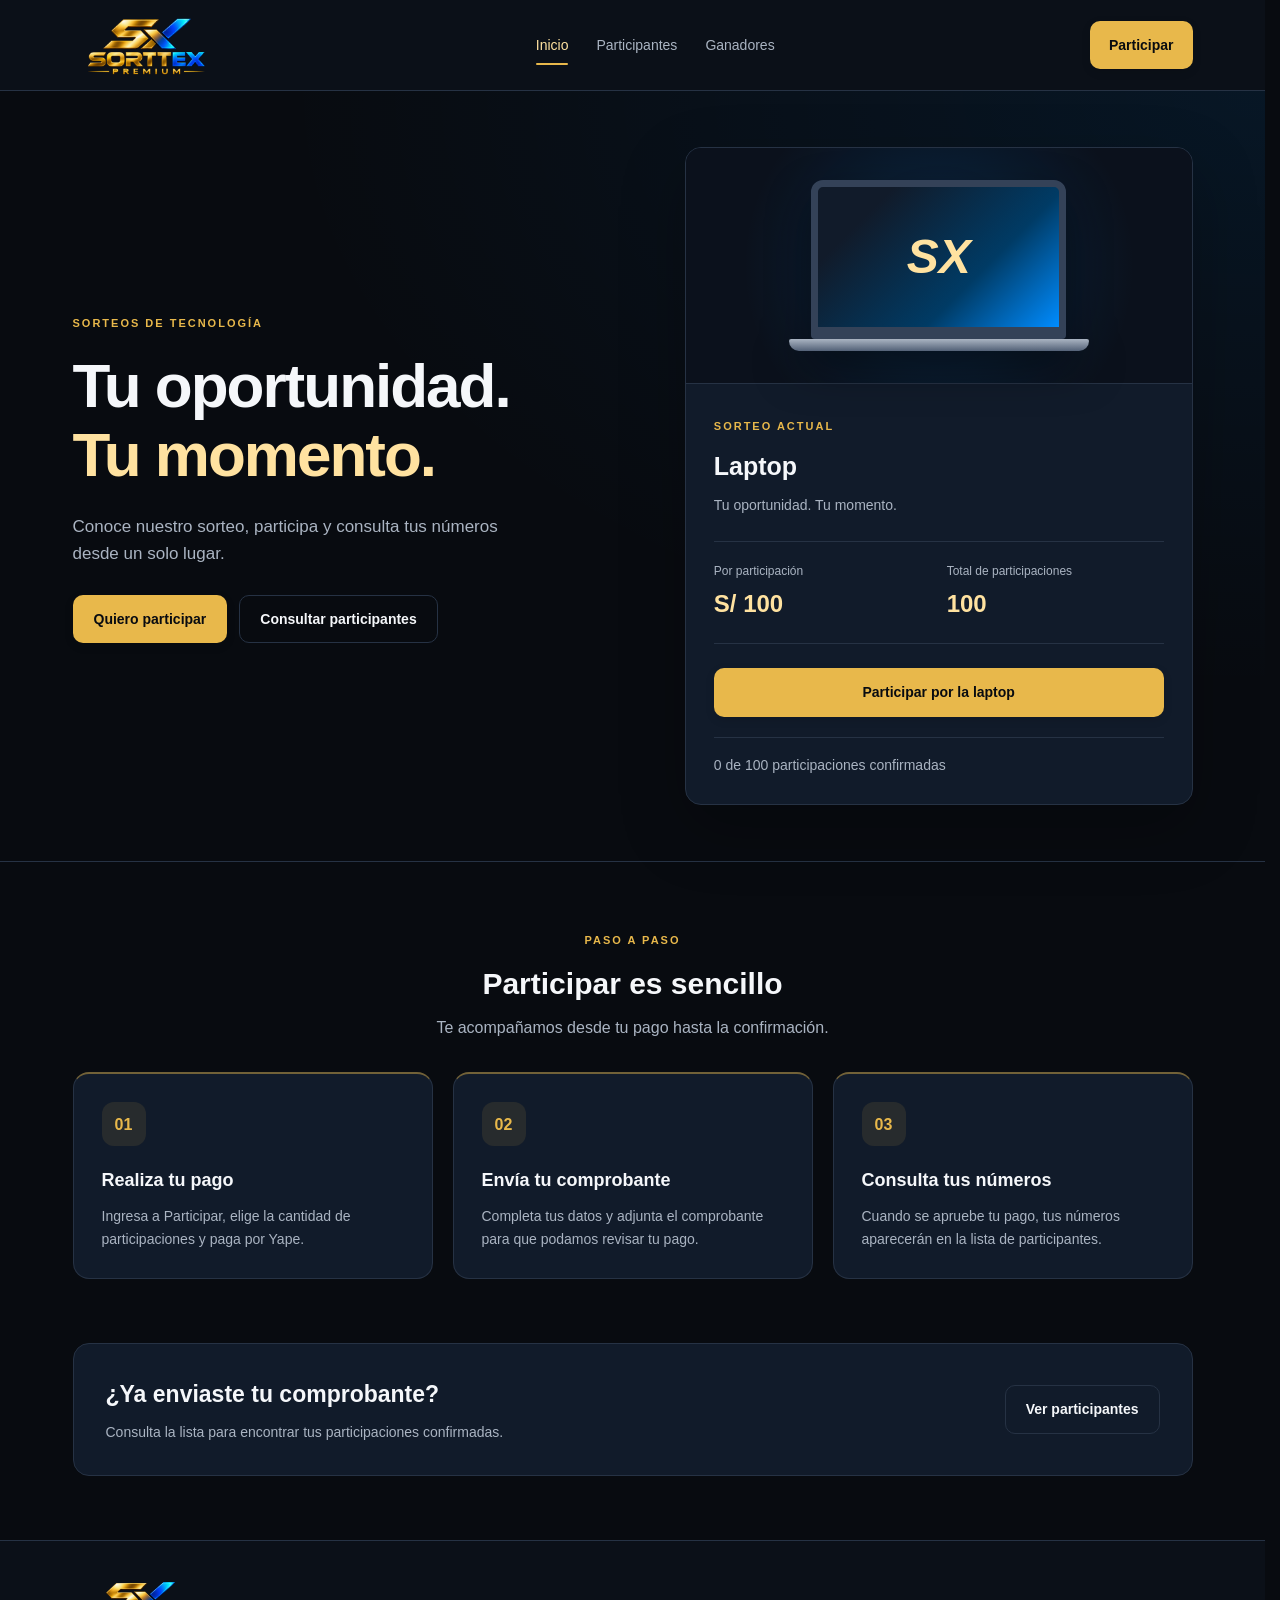
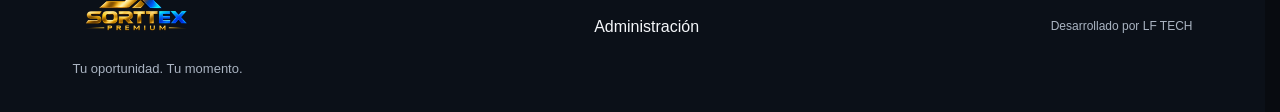
<file: index.html>
<!DOCTYPE html>
<html lang="es">

<head>
    <meta charset="UTF-8">

    <meta name="viewport" content="width=device-width, initial-scale=1.0">

    <meta name="description" content="Conoce los sorteos de SORTTEX PREMIUM, participa y consulta tus números.">

    <title>SORTTEX PREMIUM | Tu oportunidad. Tu momento.</title>

    <link rel="stylesheet" href="css/estilos.css">
<script src="js/datos.js" defer></script><script src="js/principal.js" defer></script></head>

<body>
    <header class="cabecera">
        <div class="contenedor cabecera-contenido">
            <a class="marca" href="index.html" aria-label="SORTTEX, inicio"><img src="img/logo-sorttex.png" alt="SORTTEX PREMIUM" width="160" height="90"></a>

            <nav class="navegacion" aria-label="Navegación principal">
                <a href="index.html" aria-current="page">Inicio</a>
                <a href="participantes.html">Participantes</a>
                <a href="ganadores.html">Ganadores</a>
            </nav>

            <a class="boton boton-pequeno" href="participar.html" data-participar>
                Participar
            </a>
        </div>
    </header>

    <main>
        <section class="presentacion">
            <div class="contenedor presentacion-contenido">
                <div class="presentacion-texto">
                    <span class="etiqueta">SORTEOS DE TECNOLOGÍA</span>

                    <h1>Tu oportunidad.<br><span>Tu momento.</span></h1>

                    <p>
                        Conoce nuestro sorteo, participa y consulta tus números
                        desde un solo lugar.
                    </p>

                    <div class="acciones">
                        <a class="boton" href="participar.html" data-participar>
                            Quiero participar
                        </a>

                        <a class="boton boton-secundario" href="participantes.html">
                            Consultar participantes
                        </a>
                    </div>
                </div>

                <article class="tarjeta-premio" aria-labelledby="titulo-premio">
                    <div class="premio-visual" aria-hidden="true">
                        <div class="laptop">
                            <div class="laptop-pantalla">
                                <span>SX</span>
                            </div>

                            <div class="laptop-base"></div>
                        </div>
                    </div>

                    <div class="premio-informacion">
                        <span class="etiqueta">SORTEO ACTUAL</span>

                        <h2 id="titulo-premio">Una laptop para tu próximo paso</h2>

                        <p>Estudia, trabaja y disfruta de nuevas posibilidades.</p>

                        <dl class="premio-detalles">
                            <div>
                                <dt>Por participación</dt>
                                <dd>S/ 100</dd>
                            </div>

                            <div>
                                <dt>Total de participaciones</dt>
                                <dd>100</dd>
                            </div>
                        </dl>

                        <a class="boton" href="participar.html" data-participar>
                            Participar por la laptop
                        </a>
                    </div>
                </article>
            </div>
        </section>

        <section class="como-participar" aria-labelledby="titulo-pasos">
            <div class="contenedor">
                <div class="encabezado-seccion">
                    <span class="etiqueta">PASO A PASO</span>

                    <h2 id="titulo-pasos">Participar es sencillo</h2>

                    <p>Te acompañamos desde tu pago hasta la confirmación.</p>
                </div>

                <div class="pasos">
                    <article class="paso">
                        <span class="paso-numero">01</span>

                        <h3>Realiza tu pago</h3>

                        <p>
                            Ingresa a Participar, elige la cantidad de
                            participaciones y paga por Yape.
                        </p>
                    </article>

                    <article class="paso">
                        <span class="paso-numero">02</span>

                        <h3>Envía tu comprobante</h3>

                        <p>
                            Completa tus datos y adjunta el comprobante
                            para que podamos revisar tu pago.
                        </p>
                    </article>

                    <article class="paso">
                        <span class="paso-numero">03</span>

                        <h3>Consulta tus números</h3>

                        <p>
                            Cuando se apruebe tu pago, tus números
                            aparecerán en la lista de participantes.
                        </p>
                    </article>
                </div>
            </div>
        </section>

        <section class="consulta">
            <div class="contenedor consulta-contenido">
                <div>
                    <h2>¿Ya enviaste tu comprobante?</h2>

                    <p>
                        Consulta la lista para encontrar tus participaciones
                        confirmadas.
                    </p>
                </div>

                <a class="boton boton-secundario" href="participantes.html">
                    Ver participantes
                </a>
            </div>
        </section>
    </main>

    <footer class="pie">
        <div class="contenedor pie-contenido">
            <div>
                <a class="marca" href="index.html"><img src="img/logo-sorttex.png" alt="SORTTEX PREMIUM" width="160" height="90"></a>

                <p>Tu oportunidad. Tu momento.</p>
            </div>

            <a href="admin/login.html">Administración</a><small class="firma">Desarrollado por LF TECH</small>
        </div>
    </footer>
</body>

</html>
</file>
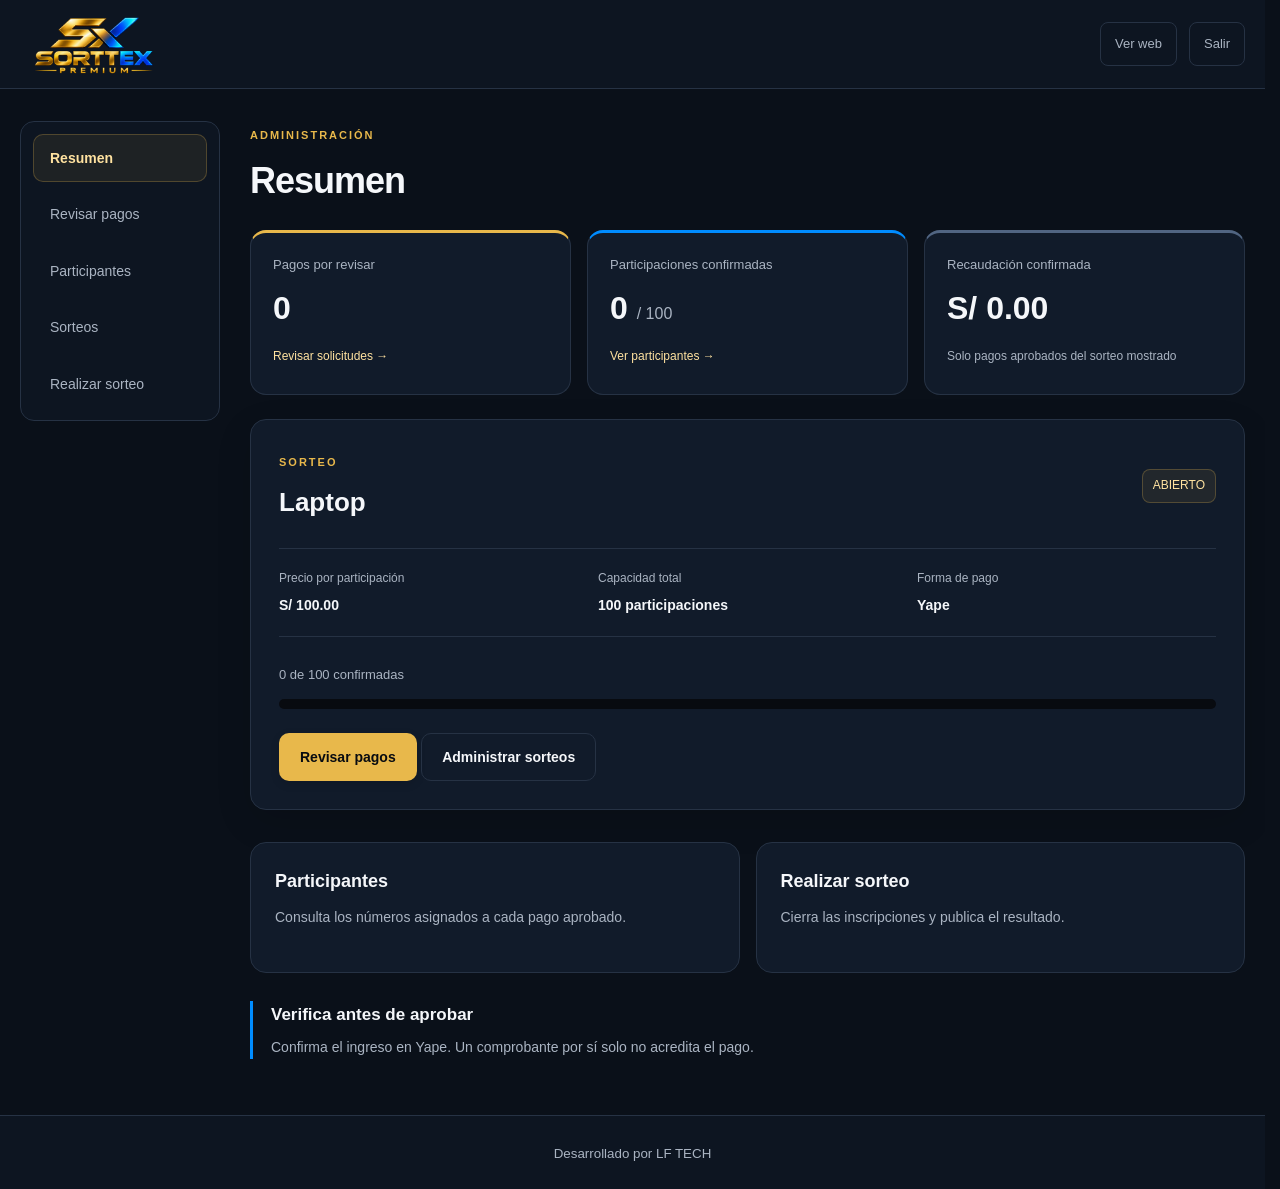
<file: admin/index.html>
<!DOCTYPE html><html lang="es"><head><meta charset="UTF-8"><meta name="viewport" content="width=device-width,initial-scale=1"><title>Resumen | SORTTEX PREMIUM</title><link rel="stylesheet" href="../css/estilos.css"><link rel="stylesheet" href="../css/admin.css"><script src="../js/datos.js" defer></script><script src="../js/admin.js" defer></script></head><body class="pagina-admin" data-pagina="index.html"><header class="cabecera-admin"><div class="contenedor-admin cabecera-admin-contenido"><a class="marca" href="index.html"><img src="../img/logo-sorttex.png" alt="SORTTEX PREMIUM" width="160" height="90"></a><div class="acciones-admin"><a href="../index.html">Ver web</a><a href="login.html">Salir</a></div></div></header><div class="contenedor-admin estructura-admin"><nav class="menu-admin" aria-label="Administración"><a href="index.html" aria-current="page">Resumen</a><a href="solicitudes.html" >Revisar pagos</a><a href="participantes.html" >Participantes</a><a href="sorteos.html" >Sorteos</a><a href="sorteo.html" >Realizar sorteo</a></nav><main class="contenido-admin"><div class="titulo-admin"><span class="etiqueta">ADMINISTRACIÓN</span><h1>Resumen</h1></div><p id="mensaje" role="status" hidden></p><div id="contenido"></div></main></div><footer class="pie-admin"><small>Desarrollado por LF TECH</small></footer><dialog id="detalle"><div id="detalle-contenido"></div><button class="boton boton-secundario" id="cerrar-detalle">Cerrar</button></dialog></body></html>
</file>
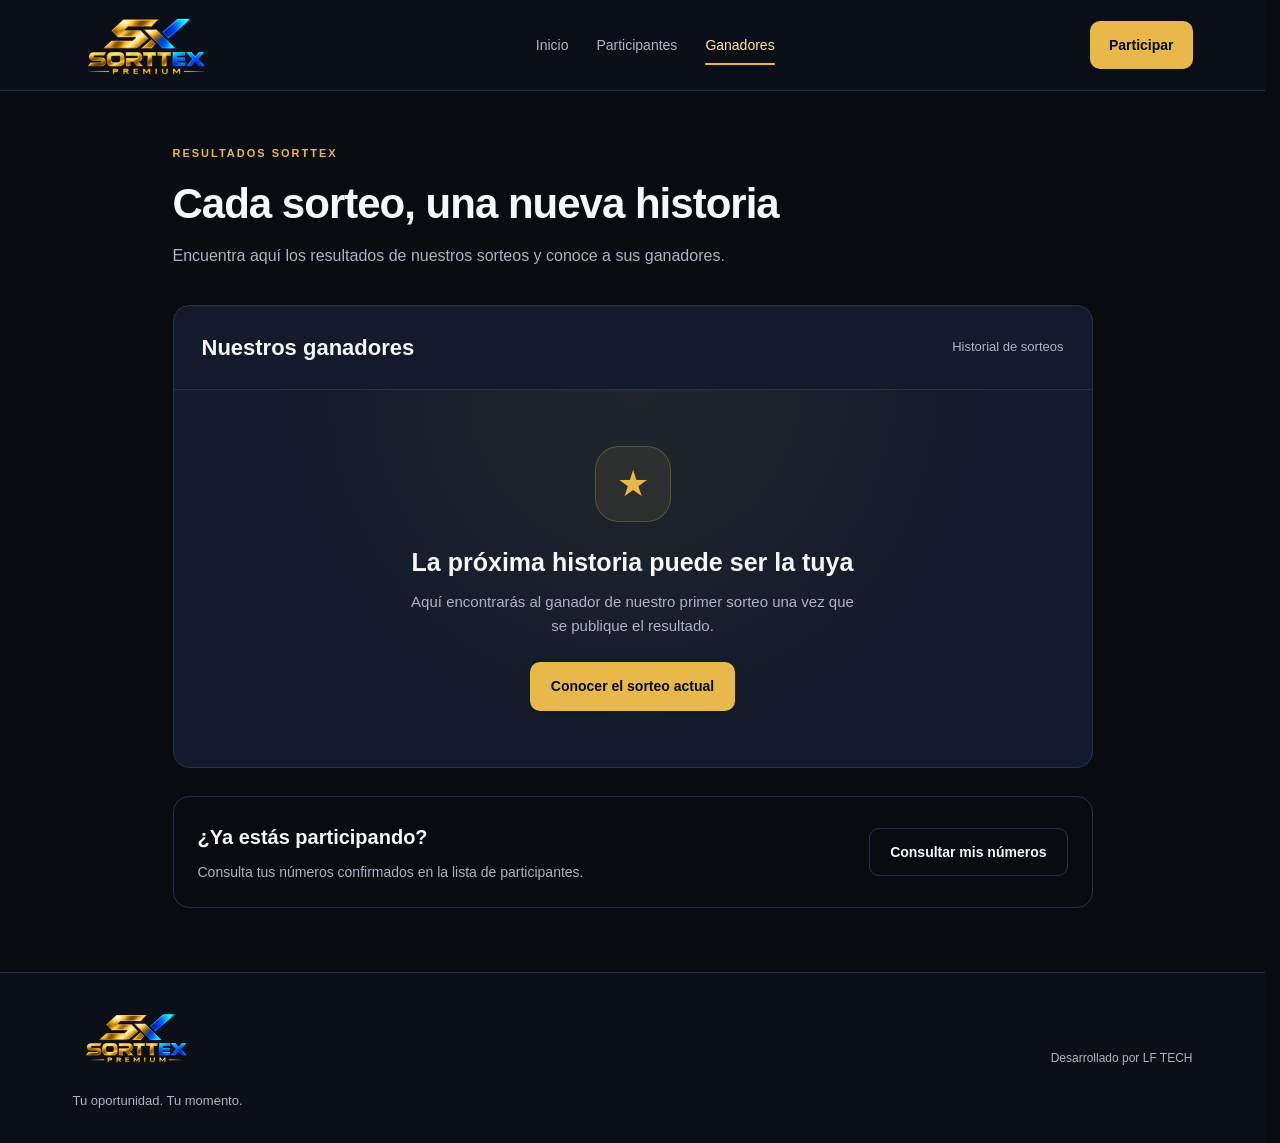
<file: ganadores.html>
<!DOCTYPE html>
<html lang="es">

<head>
    <meta charset="UTF-8">

    <meta name="viewport" content="width=device-width, initial-scale=1.0">

    <meta name="description" content="Consulta los resultados y ganadores de los sorteos de SORTTEX PREMIUM.">

    <title>Ganadores | SORTTEX PREMIUM</title>

    <link rel="stylesheet" href="css/estilos.css">
    <link rel="stylesheet" href="css/ganadores.css">
<script src="js/datos.js" defer></script><script src="js/principal.js" defer></script></head>

<body>
    <header class="cabecera">
        <div class="contenedor cabecera-contenido">
            <a class="marca" href="index.html" aria-label="SORTTEX, inicio"><img src="img/logo-sorttex.png" alt="SORTTEX PREMIUM" width="160" height="90"></a>

            <nav class="navegacion" aria-label="Navegación principal">
                <a href="index.html">Inicio</a>
                <a href="participantes.html">Participantes</a>
                <a href="ganadores.html" aria-current="page">Ganadores</a>
            </nav>

            <a class="boton boton-pequeno" href="participar.html">
                Participar
            </a>
        </div>
    </header>

    <main class="contenedor pagina-ganadores">
        <section class="introduccion-ganadores">
            <span class="etiqueta">RESULTADOS SORTTEX</span>

            <h1>Cada sorteo, una nueva historia</h1>

            <p>
                Encuentra aquí los resultados de nuestros sorteos
                y conoce a sus ganadores.
            </p>
        </section>

        <section class="historial" aria-labelledby="titulo-historial">
            <div class="historial-encabezado">
                <h2 id="titulo-historial">Nuestros ganadores</h2>
                <span>Historial de sorteos</span>
            </div>

            <div id="resultados-publicos"></div><div class="estado-vacio">
                <div class="simbolo-premio" aria-hidden="true">★</div>

                <h3>La próxima historia puede ser la tuya</h3>

                <p>
                    Aquí encontrarás al ganador de nuestro primer sorteo
                    una vez que se publique el resultado.
                </p>

                <a class="boton" href="index.html">
                    Conocer el sorteo actual
                </a>
            </div>
        </section>

        <aside class="consulta-resultado">
            <div>
                <h2>¿Ya estás participando?</h2>

                <p>
                    Consulta tus números confirmados en la lista
                    de participantes.
                </p>
            </div>

            <a class="boton boton-secundario" href="participantes.html">
                Consultar mis números
            </a>
        </aside>
    </main>

    <footer class="pie">
        <div class="contenedor pie-contenido">
            <div>
                <a class="marca" href="index.html"><img src="img/logo-sorttex.png" alt="SORTTEX PREMIUM" width="160" height="90"></a>

                <p>Tu oportunidad. Tu momento.</p>
            </div>

            <small class="firma">Desarrollado por LF TECH</small>
        </div>
    </footer>
</body>

</html>
</file>
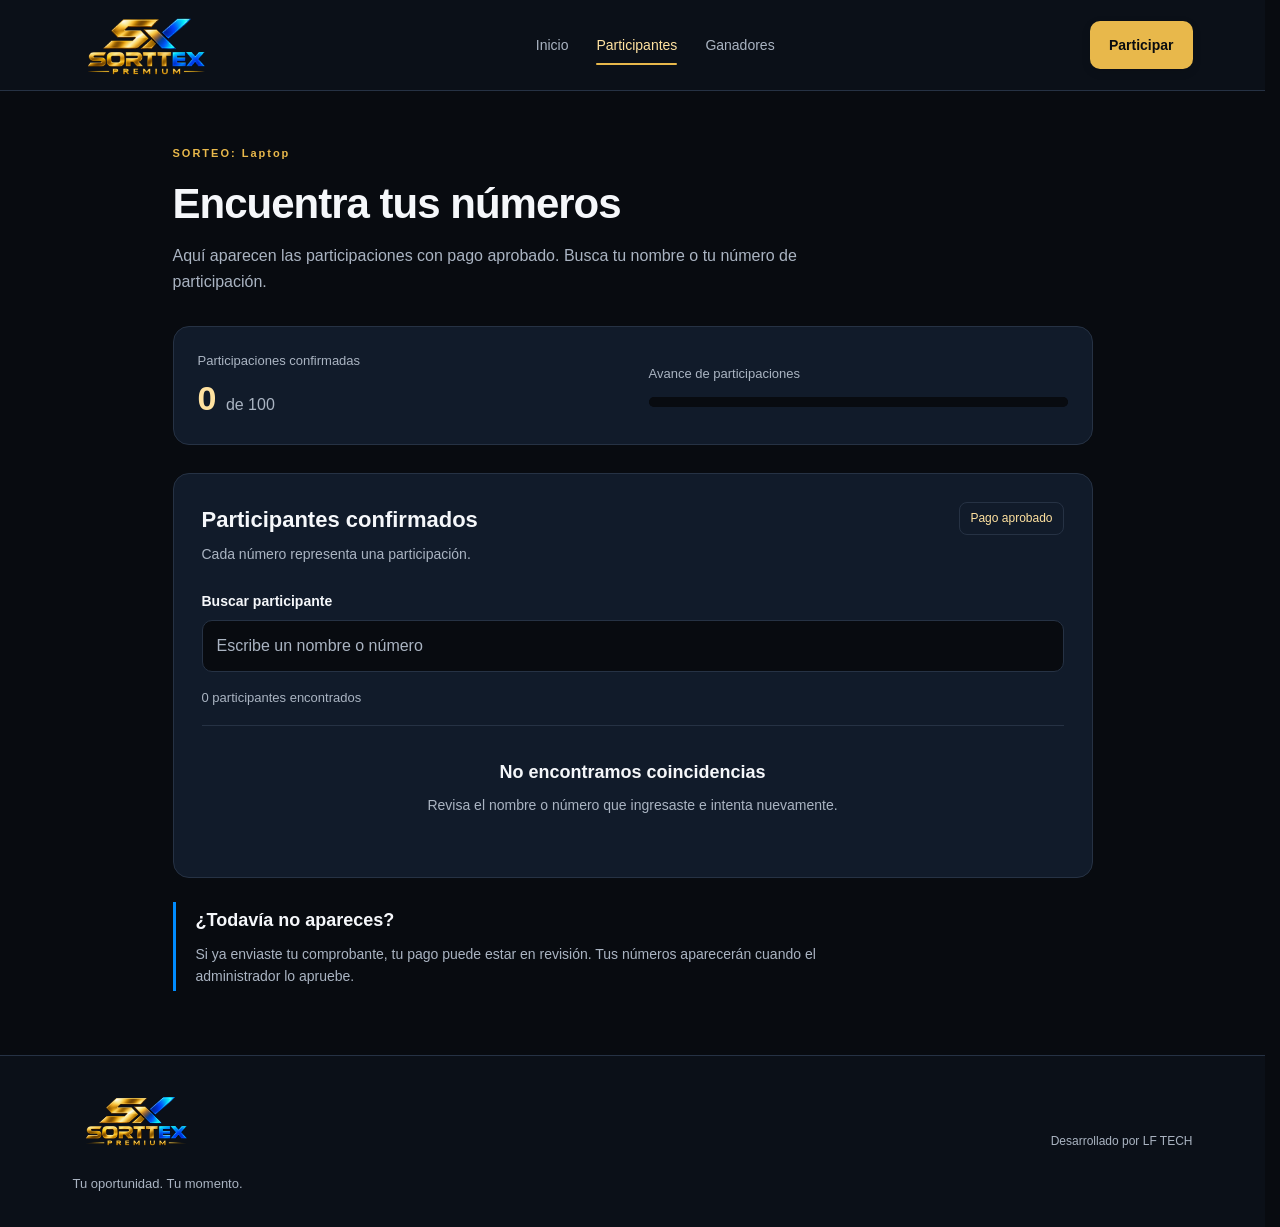
<file: participantes.html>
<!DOCTYPE html>
<html lang="es">

<head>
    <meta charset="UTF-8">

    <meta name="viewport" content="width=device-width, initial-scale=1.0">

    <meta name="description" content="Consulta los participantes y números confirmados de SORTTEX PREMIUM.">

    <title>Participantes | SORTTEX PREMIUM</title>

    <link rel="stylesheet" href="css/estilos.css">
    <link rel="stylesheet" href="css/participantes.css">

    <script src="js/datos.js" defer></script>
    <script src="js/participantes.js" defer></script>
</head>

<body>
    <header class="cabecera">
        <div class="contenedor cabecera-contenido">
            <a class="marca" href="index.html" aria-label="SORTTEX, inicio"><img src="img/logo-sorttex.png" alt="SORTTEX PREMIUM" width="160" height="90"></a>

            <nav class="navegacion" aria-label="Navegación principal">
                <a href="index.html">Inicio</a>
                <a href="participantes.html" aria-current="page">
                    Participantes
                </a>
                <a href="ganadores.html">Ganadores</a>
            </nav>

            <a class="boton boton-pequeno" href="participar.html">
                Participar
            </a>
        </div>
    </header>

    <main class="contenedor pagina-participantes">
        <section class="introduccion" aria-labelledby="titulo-participantes">
            <span class="etiqueta">SORTEO DE LAPTOP</span>

            <h1 id="titulo-participantes">Encuentra tus números</h1>

            <p>
                Aquí aparecen las participaciones con pago aprobado.
                Busca tu nombre o tu número de participación.
            </p>
        </section>

        <section class="resumen" aria-label="Resumen de participaciones">
            <div class="resumen-dato">
                <span>Participaciones confirmadas</span>
                <strong>
                    <span id="cantidad-confirmadas">0</span>
                    <small>de 100</small>
                </strong>
            </div>

            <div class="resumen-avance">
                <label for="avance-participaciones">
                    Avance de participaciones
                </label>

                <progress id="avance-participaciones" value="0" max="100"></progress>
            </div>
        </section>

        <section class="listado" aria-labelledby="titulo-listado">
            <div class="listado-encabezado">
                <div>
                    <h2 id="titulo-listado">Participantes confirmados</h2>
                    <p>Cada número representa una participación.</p>
                </div>

                <span class="estado-confirmado">Pago aprobado</span>
            </div>

            <div class="busqueda">
                <label for="buscar-participante">
                    Buscar participante
                </label>

                <input type="search" id="buscar-participante" placeholder="Escribe un nombre o número"
                    autocomplete="off" aria-controls="lista-participantes">
            </div>

            <p id="resultado-busqueda" class="resultado-busqueda" role="status"></p>

            <ul id="lista-participantes" class="lista-participantes"></ul>

            <div id="sin-resultados" class="sin-resultados" hidden>
                <h3>No encontramos coincidencias</h3>

                <p>
                    Revisa el nombre o número que ingresaste e intenta nuevamente.
                </p>
            </div>

            <noscript>
                <p>Activa JavaScript para consultar la lista de participantes.</p>
            </noscript>
        </section>

        <aside class="aviso-revision">
            <h2>¿Todavía no apareces?</h2>

            <p>
                Si ya enviaste tu comprobante, tu pago puede estar en revisión.
                Tus números aparecerán cuando el administrador lo apruebe.
            </p>
        </aside>
    </main>

    <footer class="pie">
        <div class="contenedor pie-contenido">
            <div>
                <a class="marca" href="index.html"><img src="img/logo-sorttex.png" alt="SORTTEX PREMIUM" width="160" height="90"></a>

                <p>Tu oportunidad. Tu momento.</p>
            </div>

            <small class="firma">Desarrollado por LF TECH</small>
        </div>
    </footer>
</body>

</html>
</file>
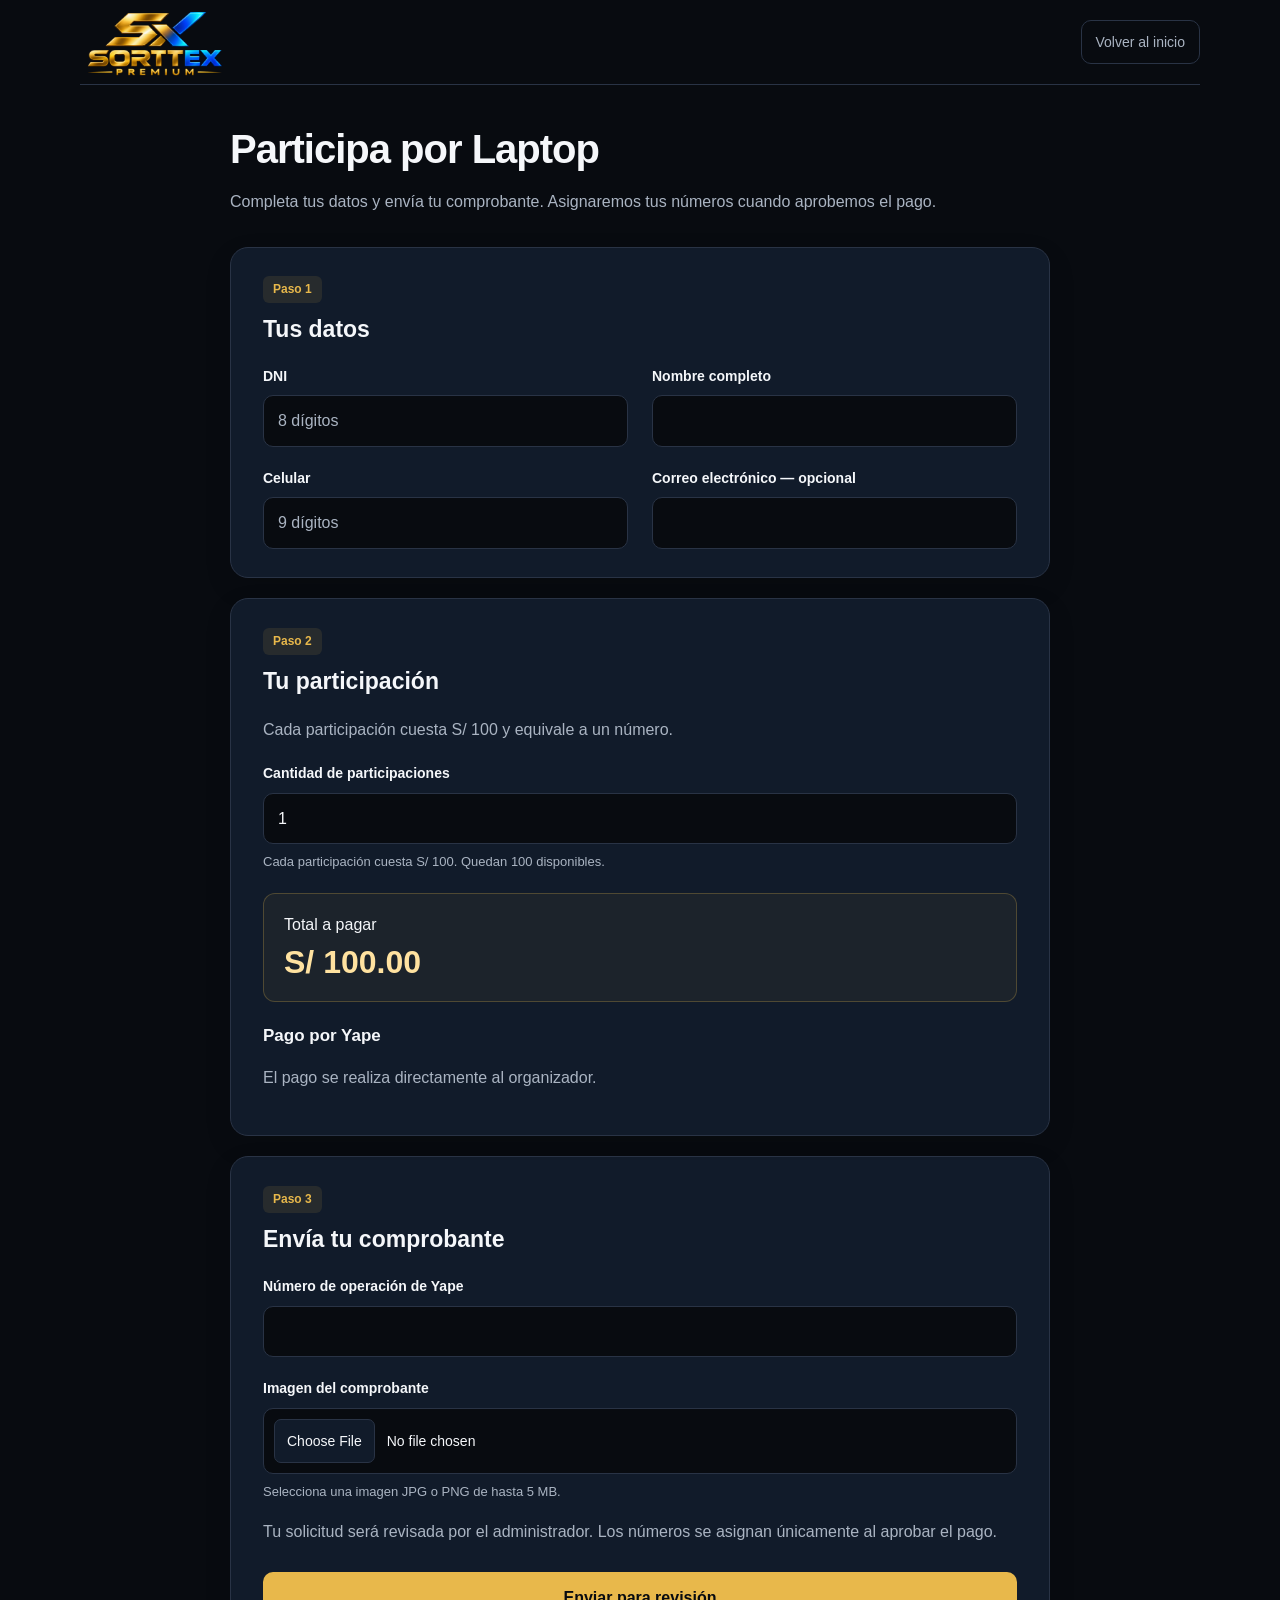
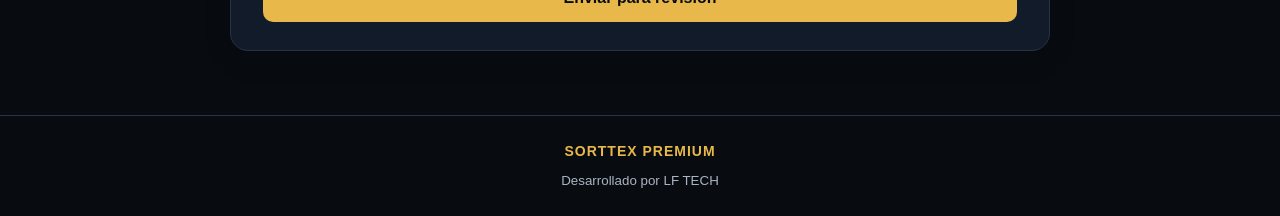
<file: participar.html>
<!DOCTYPE html>
<html lang="es">

<head>
    <meta charset="UTF-8">
    <meta name="viewport" content="width=device-width, initial-scale=1.0">

    <title>Participar | SORTTEX PREMIUM</title>
    <link rel="stylesheet" href="css/participar.css">
    <script src="js/datos.js" defer></script>
    <script src="js/participar.js" defer></script>
</head>

<body>
    <header>
        <a href="index.html" aria-label="SORTTEX, inicio"><img src="img/logo-sorttex.png" alt="SORTTEX PREMIUM" width="150" height="84"></a>
        <a href="index.html">Volver al inicio</a>
    </header>

    <main>
        <h1>Participa por una laptop</h1>
        <p>
            Completa tus datos y envía tu comprobante.
            Asignaremos tus números cuando aprobemos el pago.
        </p>

        <form id="formulario-participacion">

            <!-- PASO 1: DATOS DEL PARTICIPANTE -->
            <section aria-labelledby="titulo-datos">
                <span>Paso 1</span>
                <h2 id="titulo-datos">Tus datos</h2>

                <div>
                    <label for="dni">DNI</label>
                    <input type="text" id="dni" name="dni" inputmode="numeric" pattern="[0-9]{8}" minlength="8"
                        maxlength="8" placeholder="8 dígitos" required>
                </div>

                <div>
                    <label for="nombre">Nombre completo</label>
                    <input type="text" id="nombre" name="nombre" autocomplete="name" minlength="3" maxlength="150"
                        required>
                </div>

                <div>
                    <label for="celular">Celular</label>
                    <input type="tel" id="celular" name="celular" autocomplete="tel" inputmode="numeric"
                        pattern="9[0-9]{8}" maxlength="9" placeholder="9 dígitos" required>
                </div>

                <div>
                    <label for="correo">Correo electrónico — opcional</label>
                    <input type="email" id="correo" name="correo" autocomplete="email" maxlength="150">
                </div>
            </section>

            <!-- PASO 2: CANTIDAD Y MONTO -->
            <section aria-labelledby="titulo-participacion">
                <span>Paso 2</span>
                <h2 id="titulo-participacion">Tu participación</h2>

                <p>Cada participación cuesta S/ 100 y equivale a un número.</p>

                <div>
                    <label for="cantidad">Cantidad de participaciones</label>
                    <input type="number" id="cantidad" name="cantidad" min="1" max="100" step="1" value="1"
                        aria-describedby="ayuda-cantidad" required>
                    <small id="ayuda-cantidad">
                        Cada participación cuesta S/ 100.
                    </small>
                </div>

                <div>
                    <span>Total a pagar</span>
                    <strong id="total-pagar" aria-live="polite">S/ 100.00</strong>
                </div>

                <div>
                    <h3>Pago por Yape</h3>
                    <p>El pago se realiza directamente al organizador.</p>
                </div>
            </section>

            <!-- PASO 3: COMPROBANTE -->
            <section aria-labelledby="titulo-comprobante">
                <span>Paso 3</span>
                <h2 id="titulo-comprobante">Envía tu comprobante</h2>

                <div>
                    <label for="operacion">Número de operación de Yape</label>
                    <input type="text" id="operacion" name="operacion" maxlength="40" required>
                </div>

                <div>
                    <label for="comprobante">Imagen del comprobante</label>

                    <input type="file" id="comprobante" name="comprobante" accept="image/jpeg,image/png"
                        aria-describedby="ayuda-comprobante error-comprobante" required>

                    <small id="ayuda-comprobante">
                        Selecciona una imagen JPG o PNG de hasta 5 MB.
                    </small>

                    <p id="error-comprobante" class="error-campo" role="alert"></p>

                    <figure id="vista-comprobante" class="vista-comprobante" hidden>
                        <img id="imagen-comprobante" alt="Vista previa del comprobante seleccionado">

                        <figcaption id="nombre-comprobante"></figcaption>

                        <button type="button" id="quitar-comprobante" class="boton-quitar">
                            Quitar imagen
                        </button>
                    </figure>
                </div>

                <p>
                    Tu solicitud será revisada por el administrador.
                    Los números se asignan únicamente al aprobar el pago.
                </p>

                <p id="error-envio" class="error-campo" role="alert"></p>
                <button type="submit">
                    Enviar para revisión
                </button>
            </section>

        </form>
        <section id="confirmacion-solicitud" class="confirmacion-solicitud" aria-labelledby="titulo-confirmacion"
            hidden>
            <span class="estado-solicitud">Pendiente de revisión</span>

            <h2 id="titulo-confirmacion" tabindex="-1">
                Tu solicitud está lista para revisión
            </h2>

            <p>
                <span id="confirmacion-nombre"></span>,
                tus números se asignarán cuando el administrador
                confirme el pago.
            </p>

            <dl class="resumen-solicitud">
                <div>
                    <dt>Participaciones solicitadas</dt>
                    <dd id="confirmacion-cantidad"></dd>
                </div>

                <div>
                    <dt>Monto informado</dt>
                    <dd id="confirmacion-monto"></dd>
                </div>

                <div>
                    <dt>Número de operación</dt>
                    <dd id="confirmacion-operacion"></dd>
                </div>
            </dl>

            <p class="nota-confirmacion">
                El comprobante enviado queda sujeto a verificación.
                Esta solicitud todavía no confirma tu participación.
            </p>

            <a href="participantes.html" class="enlace-participantes">
                Consultar participantes
            </a>

            <button type="button" id="nueva-solicitud">
                Registrar otra solicitud
            </button>
        </section>
    </main>

    <footer>
        <p>SORTTEX PREMIUM</p>
        <small>Desarrollado por LF TECH</small>
    </footer>
</body>

</html>
</file>
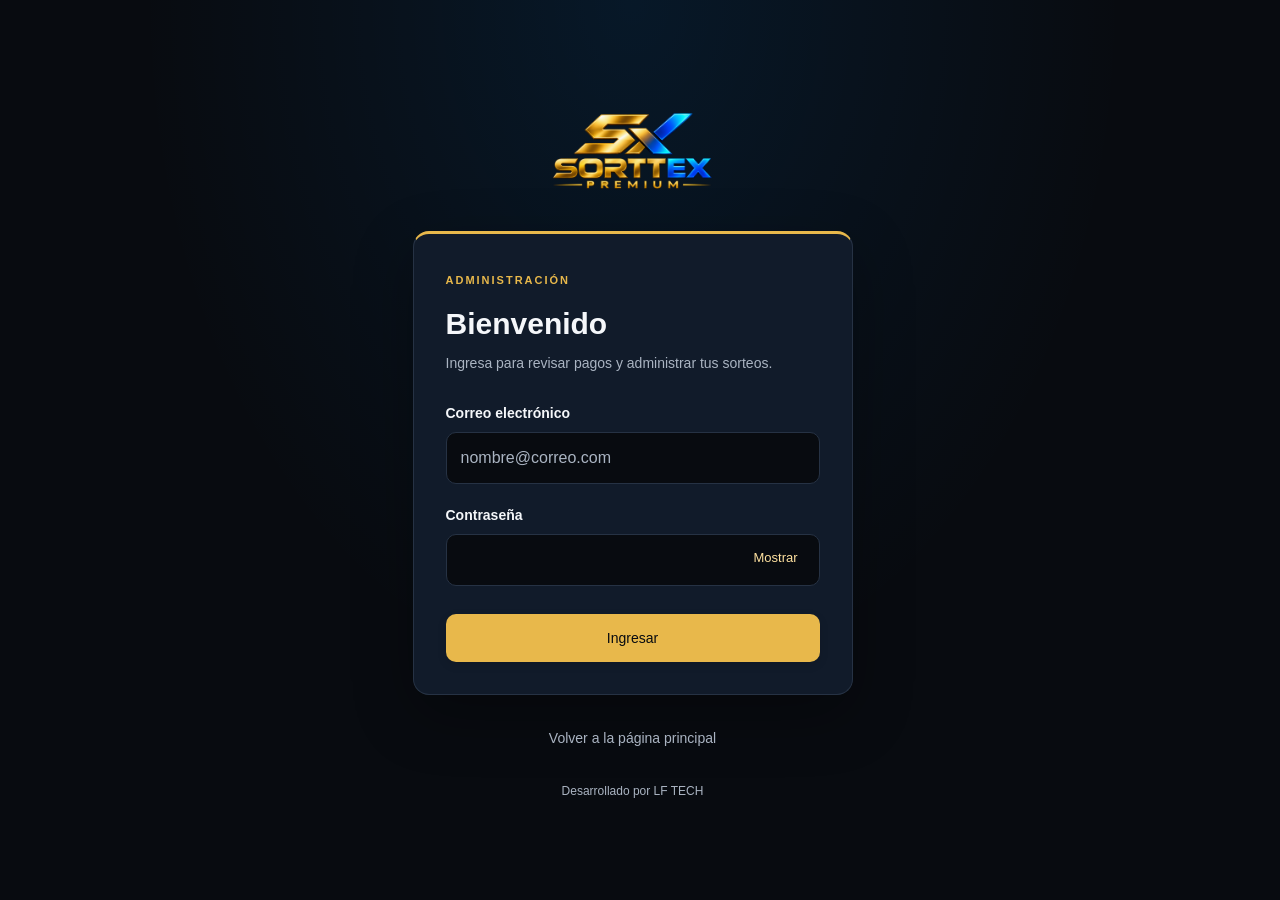
<file: admin/login.html>
<!DOCTYPE html>
<html lang="es">

<head>
    <meta charset="UTF-8">

    <meta name="viewport" content="width=device-width, initial-scale=1.0">

    <title>Administración | SORTTEX PREMIUM</title>

    <link rel="stylesheet" href="../css/estilos.css">
    <link rel="stylesheet" href="../css/admin.css">
</head>

<body class="pagina-acceso">
    <main class="acceso">
        <a class="marca" href="../index.html" aria-label="Volver a SORTTEX"><img src="../img/logo-sorttex.png" alt="SORTTEX PREMIUM" width="160" height="90"></a>

        <section class="tarjeta-acceso" aria-labelledby="titulo-acceso">
            <span class="etiqueta">ADMINISTRACIÓN</span>

            <h1 id="titulo-acceso">Bienvenido</h1>

            <p>
                Ingresa para revisar pagos y administrar tus sorteos.
            </p>

            <form id="formulario-acceso">
                <div class="campo-admin">
                    <label for="correo">Correo electrónico</label>

                    <input type="email" id="correo" name="correo" autocomplete="username"
                        placeholder="nombre@correo.com" required>
                </div>

                <div class="campo-admin">
                    <label for="clave">Contraseña</label>

                    <div class="campo-clave">
                        <input type="password" id="clave" name="clave" autocomplete="current-password" required>

                        <button type="button" id="mostrar-clave" class="mostrar-clave" aria-controls="clave"
                            aria-pressed="false">
                            Mostrar
                        </button>
                    </div>
                </div>

                <button type="submit" class="boton boton-ingresar">
                    Ingresar
                </button>
            </form>
        </section>

        <a class="volver-web" href="../index.html">
            Volver a la página principal
        </a>

        <small class="firma">Desarrollado por LF TECH</small>
    </main>

    <script src="../js/acceso.js"></script>
</body>

</html>
</file>
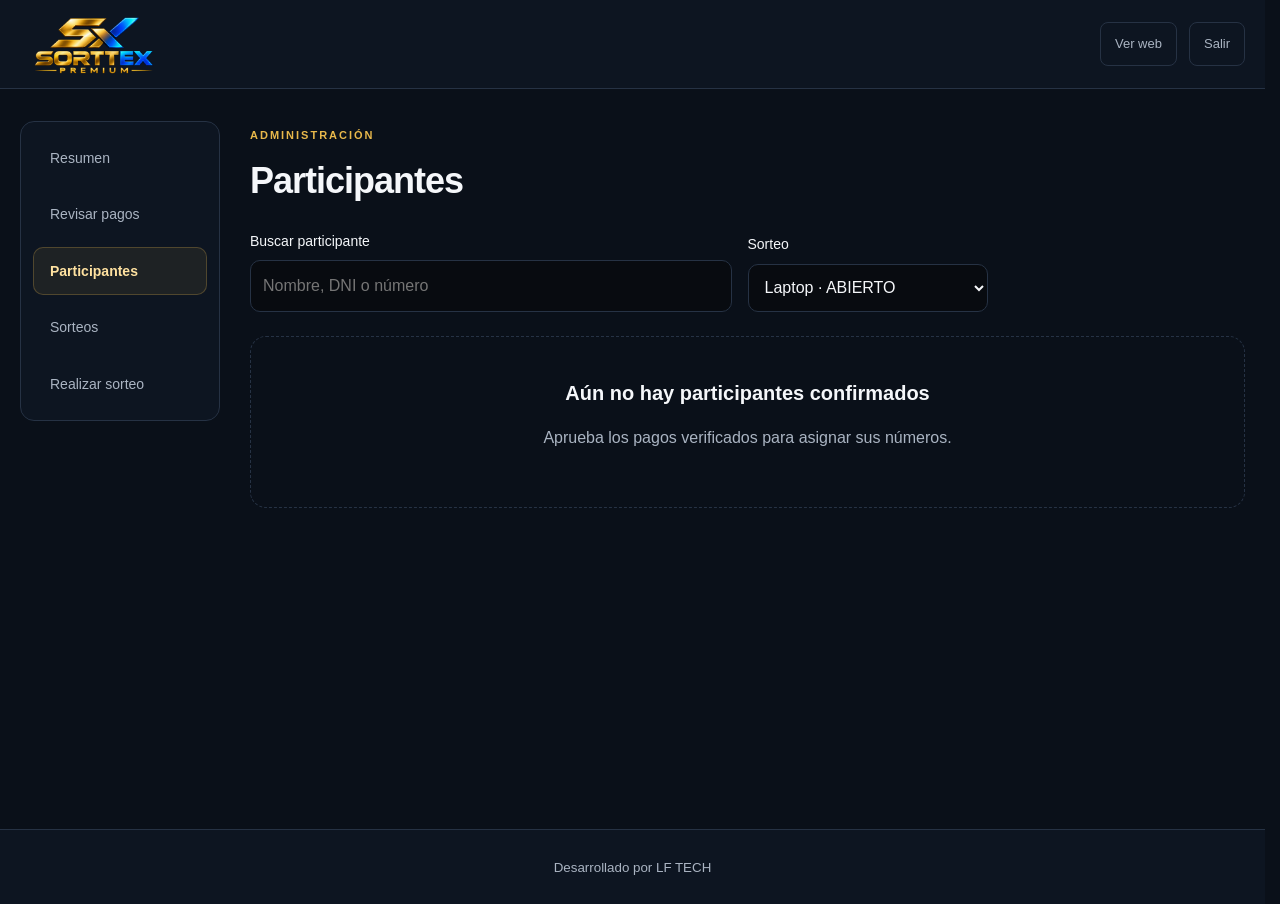
<file: admin/participantes.html>
<!DOCTYPE html><html lang="es"><head><meta charset="UTF-8"><meta name="viewport" content="width=device-width,initial-scale=1"><title>Participantes | SORTTEX PREMIUM</title><link rel="stylesheet" href="../css/estilos.css"><link rel="stylesheet" href="../css/admin.css"><script src="../js/datos.js" defer></script><script src="../js/admin.js" defer></script></head><body class="pagina-admin" data-pagina="participantes.html"><header class="cabecera-admin"><div class="contenedor-admin cabecera-admin-contenido"><a class="marca" href="index.html"><img src="../img/logo-sorttex.png" alt="SORTTEX PREMIUM" width="160" height="90"></a><div class="acciones-admin"><a href="../index.html">Ver web</a><a href="login.html">Salir</a></div></div></header><div class="contenedor-admin estructura-admin"><nav class="menu-admin" aria-label="Administración"><a href="index.html" >Resumen</a><a href="solicitudes.html" >Revisar pagos</a><a href="participantes.html" aria-current="page">Participantes</a><a href="sorteos.html" >Sorteos</a><a href="sorteo.html" >Realizar sorteo</a></nav><main class="contenido-admin"><div class="titulo-admin"><span class="etiqueta">ADMINISTRACIÓN</span><h1>Participantes</h1></div><p id="mensaje" role="status" hidden></p><div id="contenido"></div></main></div><footer class="pie-admin"><small>Desarrollado por LF TECH</small></footer><dialog id="detalle"><div id="detalle-contenido"></div><button class="boton boton-secundario" id="cerrar-detalle">Cerrar</button></dialog></body></html>
</file>
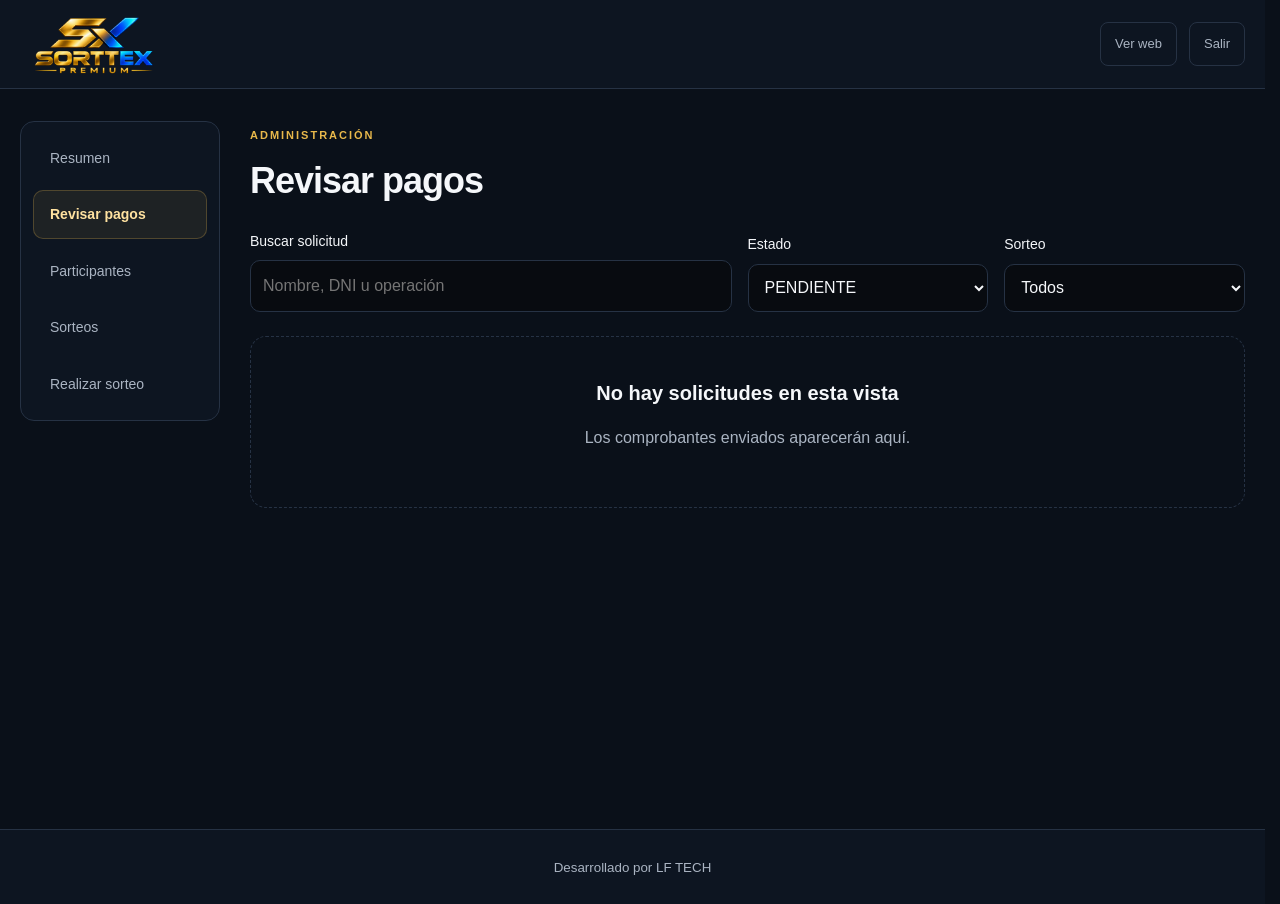
<file: admin/solicitudes.html>
<!DOCTYPE html><html lang="es"><head><meta charset="UTF-8"><meta name="viewport" content="width=device-width,initial-scale=1"><title>Revisar pagos | SORTTEX PREMIUM</title><link rel="stylesheet" href="../css/estilos.css"><link rel="stylesheet" href="../css/admin.css"><script src="../js/datos.js" defer></script><script src="../js/admin.js" defer></script></head><body class="pagina-admin" data-pagina="solicitudes.html"><header class="cabecera-admin"><div class="contenedor-admin cabecera-admin-contenido"><a class="marca" href="index.html"><img src="../img/logo-sorttex.png" alt="SORTTEX PREMIUM" width="160" height="90"></a><div class="acciones-admin"><a href="../index.html">Ver web</a><a href="login.html">Salir</a></div></div></header><div class="contenedor-admin estructura-admin"><nav class="menu-admin" aria-label="Administración"><a href="index.html" >Resumen</a><a href="solicitudes.html" aria-current="page">Revisar pagos</a><a href="participantes.html" >Participantes</a><a href="sorteos.html" >Sorteos</a><a href="sorteo.html" >Realizar sorteo</a></nav><main class="contenido-admin"><div class="titulo-admin"><span class="etiqueta">ADMINISTRACIÓN</span><h1>Revisar pagos</h1></div><p id="mensaje" role="status" hidden></p><div id="contenido"></div></main></div><footer class="pie-admin"><small>Desarrollado por LF TECH</small></footer><dialog id="detalle"><div id="detalle-contenido"></div><button class="boton boton-secundario" id="cerrar-detalle">Cerrar</button></dialog></body></html>
</file>
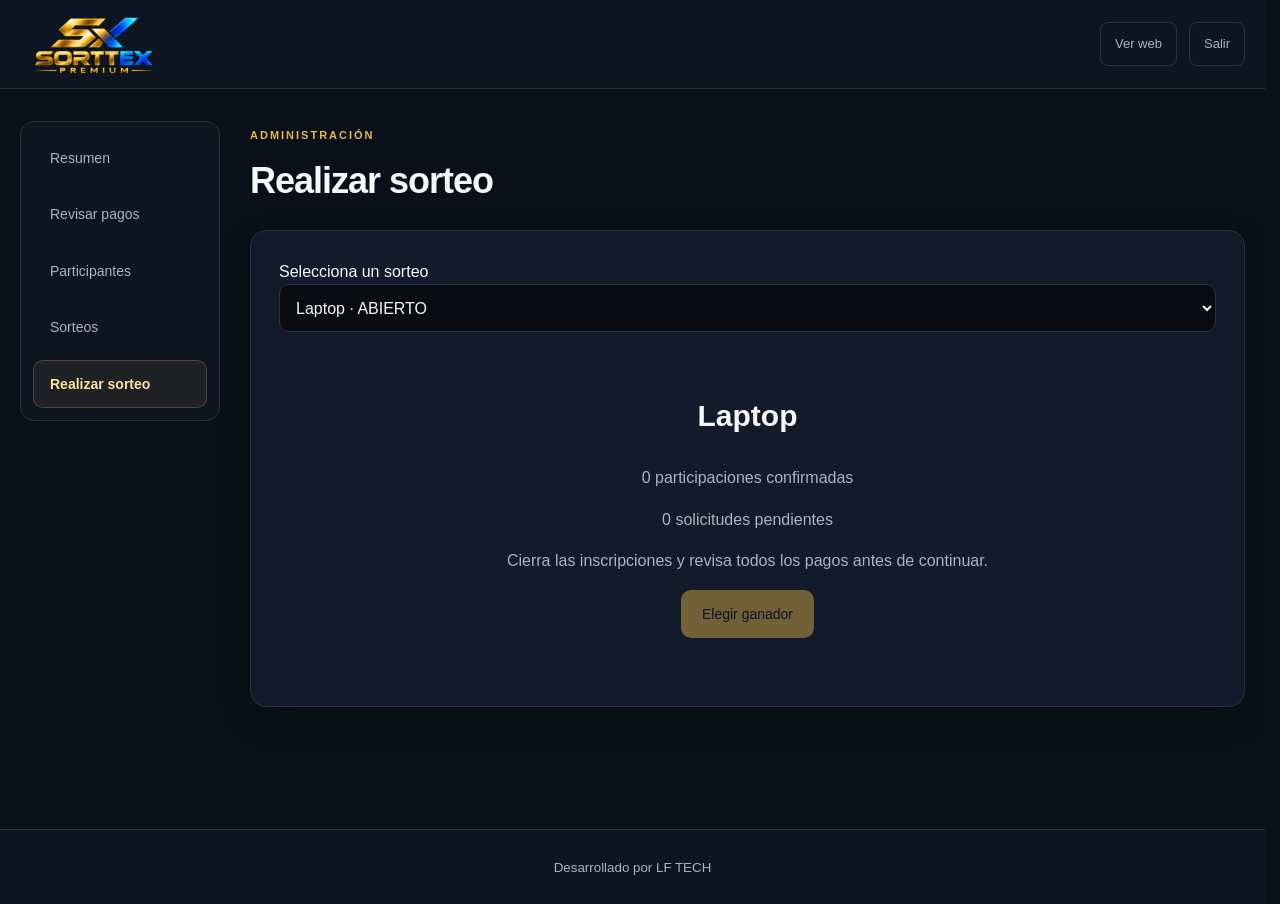
<file: admin/sorteo.html>
<!DOCTYPE html><html lang="es"><head><meta charset="UTF-8"><meta name="viewport" content="width=device-width,initial-scale=1"><title>Realizar sorteo | SORTTEX PREMIUM</title><link rel="stylesheet" href="../css/estilos.css"><link rel="stylesheet" href="../css/admin.css"><script src="../js/datos.js" defer></script><script src="../js/admin.js" defer></script></head><body class="pagina-admin" data-pagina="sorteo.html"><header class="cabecera-admin"><div class="contenedor-admin cabecera-admin-contenido"><a class="marca" href="index.html"><img src="../img/logo-sorttex.png" alt="SORTTEX PREMIUM" width="160" height="90"></a><div class="acciones-admin"><a href="../index.html">Ver web</a><a href="login.html">Salir</a></div></div></header><div class="contenedor-admin estructura-admin"><nav class="menu-admin" aria-label="Administración"><a href="index.html" >Resumen</a><a href="solicitudes.html" >Revisar pagos</a><a href="participantes.html" >Participantes</a><a href="sorteos.html" >Sorteos</a><a href="sorteo.html" aria-current="page">Realizar sorteo</a></nav><main class="contenido-admin"><div class="titulo-admin"><span class="etiqueta">ADMINISTRACIÓN</span><h1>Realizar sorteo</h1></div><p id="mensaje" role="status" hidden></p><div id="contenido"></div></main></div><footer class="pie-admin"><small>Desarrollado por LF TECH</small></footer><dialog id="detalle"><div id="detalle-contenido"></div><button class="boton boton-secundario" id="cerrar-detalle">Cerrar</button></dialog></body></html>
</file>
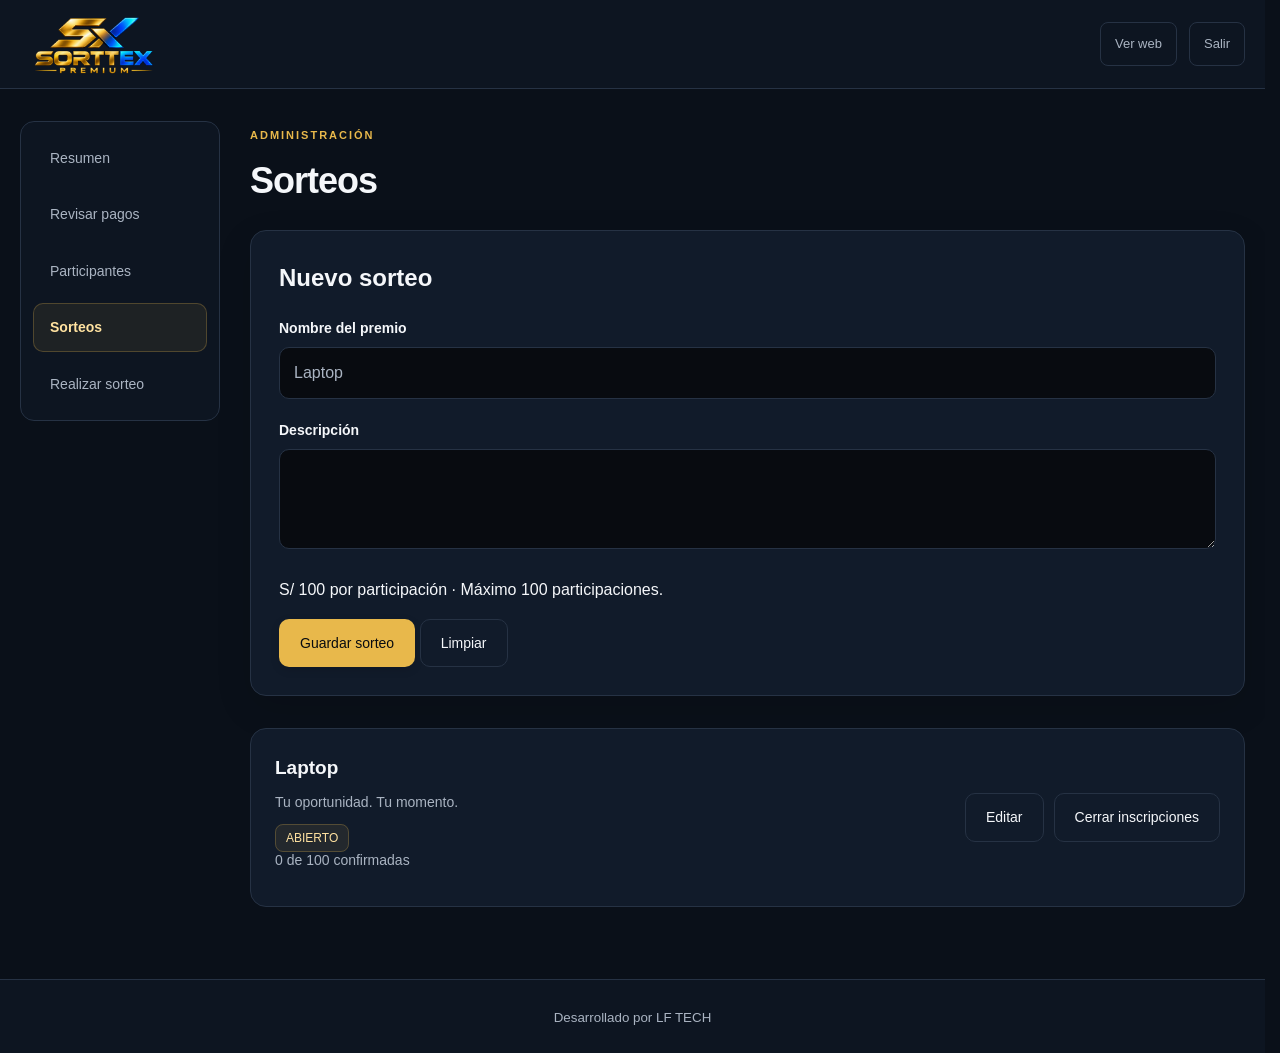
<file: admin/sorteos.html>
<!DOCTYPE html><html lang="es"><head><meta charset="UTF-8"><meta name="viewport" content="width=device-width,initial-scale=1"><title>Sorteos | SORTTEX PREMIUM</title><link rel="stylesheet" href="../css/estilos.css"><link rel="stylesheet" href="../css/admin.css"><script src="../js/datos.js" defer></script><script src="../js/admin.js" defer></script></head><body class="pagina-admin" data-pagina="sorteos.html"><header class="cabecera-admin"><div class="contenedor-admin cabecera-admin-contenido"><a class="marca" href="index.html"><img src="../img/logo-sorttex.png" alt="SORTTEX PREMIUM" width="160" height="90"></a><div class="acciones-admin"><a href="../index.html">Ver web</a><a href="login.html">Salir</a></div></div></header><div class="contenedor-admin estructura-admin"><nav class="menu-admin" aria-label="Administración"><a href="index.html" >Resumen</a><a href="solicitudes.html" >Revisar pagos</a><a href="participantes.html" >Participantes</a><a href="sorteos.html" aria-current="page">Sorteos</a><a href="sorteo.html" >Realizar sorteo</a></nav><main class="contenido-admin"><div class="titulo-admin"><span class="etiqueta">ADMINISTRACIÓN</span><h1>Sorteos</h1></div><p id="mensaje" role="status" hidden></p><div id="contenido"></div></main></div><footer class="pie-admin"><small>Desarrollado por LF TECH</small></footer><dialog id="detalle"><div id="detalle-contenido"></div><button class="boton boton-secundario" id="cerrar-detalle">Cerrar</button></dialog></body></html>
</file>
<file: css/estilos.css>
/* Colores y medidas compartidas */
:root {
  color-scheme: dark;
  
  --fondo: #080b10;
  --tarjeta: #111b2a;
  --dorado: #e8b84b;
  --dorado-claro: #ffe2a0;
  --azul: #008cff;
  --texto: #f5f7fa;
  --secundario: #aab4c2;
  --borde: #293345;
  --radio: 18px;
}

/* Configuración general */
* {
  box-sizing: border-box;
}

body {
  margin: 0;
  background: var(--fondo);
  color: var(--texto);
  font-family: Arial, Helvetica, sans-serif;
  line-height: 1.6;
}

a {
  color: inherit;
  text-decoration: none;
}

h1,
h2,
h3,
p {
  margin-top: 0;
}

.contenedor {
  width: min(1120px, calc(100% - 40px));
  margin-inline: auto;
}

/* Marca */
.marca {
  display: inline-block;
  color: var(--dorado);
  font-size: 25px;
  font-weight: 900;
  line-height: 1;
  letter-spacing: 1px;
}

.marca>span {
  color: var(--azul);
}

.marca>small {
  display: block;
  margin-top: 7px;
  color: var(--dorado-claro);
  font-size: 10px;
  text-align: center;
  letter-spacing: 6px;
}

/* Cabecera y navegación */
.cabecera {
  border-bottom: 1px solid var(--borde);
  background: var(--fondo);
}

.cabecera-contenido {
  display: flex;
  align-items: center;
  justify-content: space-between;
  gap: 24px;
  min-height: 90px;
}

.navegacion {
  display: flex;
  align-items: center;
  gap: 28px;
}

.navegacion a {
  padding-block: 12px;
  color: var(--secundario);
  font-size: 14px;
}

.navegacion a:hover,
.navegacion a[aria-current="page"] {
  color: var(--dorado-claro);
}

/* Botones */
.boton {
  display: inline-flex;
  min-height: 48px;
  align-items: center;
  justify-content: center;
  padding: 12px 20px;
  border: 1px solid transparent;
  border-radius: 10px;
  background: var(--dorado);
  color: var(--fondo);
  font-size: 14px;
  font-weight: 700;
  text-align: center;
  transition:
  background-color 0.2s,
  border-color 0.2s;
}

.boton:hover {
  background: var(--dorado-claro);
}

.boton-secundario {
  border-color: var(--borde);
  background: transparent;
  color: var(--texto);
}

.boton-secundario:hover {
  border-color: var(--dorado);
  background: rgb(232 184 75 / 6%);
}

.boton-pequeno {
  padding-inline: 18px;
}

a:focus-visible {
  outline: 3px solid var(--azul);
  outline-offset: 5px;
}

/* Presentación principal */
.presentacion {
  padding-block: 72px;
  background:
  radial-gradient(ellipse at top right,
  rgb(0 140 255 / 9%),
  transparent 55%);
}

.presentacion-contenido {
  display: grid;
  grid-template-columns: 1fr 1fr;
  align-items: center;
  gap: 56px;
}

.etiqueta {
  display: inline-block;
  color: var(--dorado);
  font-size: 11px;
  font-weight: 700;
  letter-spacing: 2px;
}

.presentacion h1 {
  margin-block: 18px 24px;
  font-size: clamp(38px, 5vw, 62px);
  line-height: 1.1;
  letter-spacing: -2px;
}

.presentacion h1 span {
  color: var(--dorado-claro);
}

.presentacion-texto>p {
  max-width: 440px;
  margin-bottom: 28px;
  color: var(--secundario);
  font-size: 17px;
}

.acciones {
  display: flex;
  flex-wrap: wrap;
  gap: 12px;
}

/* Tarjeta del premio */
.tarjeta-premio {
  overflow: hidden;
  border: 1px solid var(--borde);
  border-radius: var(--radio);
  background: var(--tarjeta);
}

.premio-visual {
  display: grid;
  min-height: 260px;
  place-items: center;
  padding: 32px;
  background:
  radial-gradient(circle at center,
  rgb(0 140 255 / 18%),
  transparent 70%),
  #0b111c;
}

.premio-informacion {
  padding: 28px;
}

.premio-informacion h2 {
  margin-block: 12px;
  font-size: 25px;
  line-height: 1.3;
}

.premio-informacion>p {
  color: var(--secundario);
  font-size: 14px;
}

.premio-detalles {
  display: grid;
  grid-template-columns: 1fr 1fr;
  gap: 16px;
  margin-block: 24px;
  padding-block: 20px;
  border-top: 1px solid var(--borde);
  border-bottom: 1px solid var(--borde);
}

.premio-detalles dt {
  color: var(--secundario);
  font-size: 12px;
}

.premio-detalles dd {
  margin: 4px 0 0;
  color: var(--dorado-claro);
  font-size: 24px;
  font-weight: 700;
}

.premio-informacion>.boton {
  width: 100%;
}

/* Ilustración de laptop hecha con CSS */
.laptop {
  width: min(100%, 300px);
}

.laptop-pantalla {
  display: grid;
  width: 85%;
  aspect-ratio: 16 / 10;
  margin-inline: auto;
  place-items: center;
  border: 7px solid #344258;
  border-bottom-width: 12px;
  border-radius: 12px 12px 4px 4px;
  background:
  linear-gradient(135deg,
  #111b2a 20%,
  #003b65 65%,
  #008cff);
}

.laptop-pantalla span {
  color: var(--dorado-claro);
  font-size: 48px;
  font-weight: 900;
  font-style: italic;
}

.laptop-base {
  height: 12px;
  border-radius: 3px 3px 14px 14px;
  background: linear-gradient(#aab4c2, #536177);
}

/* Cómo participar */
.como-participar {
  padding-block: 64px;
  border-top: 1px solid var(--borde);
}

.encabezado-seccion {
  max-width: 580px;
  margin: 0 auto 32px;
  text-align: center;
}

.encabezado-seccion h2 {
  margin-block: 12px;
  font-size: 30px;
  line-height: 1.3;
}

.encabezado-seccion p {
  color: var(--secundario);
}

.pasos {
  display: grid;
  grid-template-columns: repeat(3, 1fr);
  gap: 20px;
}

.paso {
  padding: 28px;
  border: 1px solid var(--borde);
  border-radius: var(--radio);
  background: var(--tarjeta);
}

.paso-numero {
  display: inline-grid;
  width: 44px;
  height: 44px;
  margin-bottom: 20px;
  place-items: center;
  border-radius: 12px;
  background: rgb(232 184 75 / 10%);
  color: var(--dorado);
  font-weight: 700;
}

.paso h3 {
  margin-bottom: 10px;
  font-size: 18px;
}

.paso p {
  margin-bottom: 0;
  color: var(--secundario);
  font-size: 14px;
}

/* Consulta de participantes */
.consulta {
  padding-bottom: 64px;
}

.consulta-contenido {
  display: flex;
  align-items: center;
  justify-content: space-between;
  gap: 28px;
  padding: 32px;
  border: 1px solid var(--borde);
  border-radius: var(--radio);
  background: var(--tarjeta);
}

.consulta h2 {
  margin-bottom: 8px;
  font-size: 23px;
}

.consulta p {
  max-width: 600px;
  margin-bottom: 0;
  color: var(--secundario);
  font-size: 14px;
}

.consulta .boton {
  flex-shrink: 0;
}

/* Pie de página */
.pie {
  padding-block: 32px;
  border-top: 1px solid var(--borde);
}

.pie-contenido {
  display: flex;
  align-items: center;
  justify-content: space-between;
  gap: 24px;
}

.pie p {
  margin: 14px 0 0;
  color: var(--secundario);
  font-size: 13px;
}

.firma {
  color: var(--secundario);
  font-size: 12px;
}

/* Tabletas */
@media (max-width: 900px) {
  .presentacion-contenido {
    gap: 32px;
  }
  
  .presentacion h1 {
    font-size: 44px;
  }
  
  .pasos {
    gap: 12px;
  }
  
  .paso {
    padding: 20px;
  }
}

/* Celulares */
@media (max-width: 700px) {
  .contenedor {
    width: calc(100% - 32px);
  }
  
  .cabecera-contenido {
    flex-wrap: wrap;
    gap: 16px;
    padding-block: 18px;
  }
  
  .navegacion {
    order: 3;
    width: 100%;
    justify-content: center;
    gap: 24px;
    border-top: 1px solid var(--borde);
  }
  
  .navegacion a {
    font-size: 13px;
  }
  
  .presentacion {
    padding-block: 40px;
  }
  
  .presentacion-contenido,
  .pasos {
    grid-template-columns: 1fr;
  }
  
  .presentacion h1 {
    font-size: clamp(36px, 9vw, 48px);
  }
  
  .presentacion-texto>p {
    font-size: 16px;
  }
  
  .acciones {
    flex-direction: column;
  }
  
  .premio-visual {
    min-height: 220px;
  }
  
  .premio-informacion {
    padding: 22px;
  }
  
  .como-participar {
    padding-block: 40px;
  }
  
  .encabezado-seccion h2 {
    font-size: 26px;
  }
  
  .consulta {
    padding-bottom: 40px;
  }
  
  .consulta-contenido {
    flex-direction: column;
    align-items: stretch;
    padding: 24px;
  }
  
  .pie-contenido {
    flex-direction: column;
    align-items: flex-start;
  }
}
/* Acabado compartido */
:root { --borde: #263244; --radio: 16px; }
html { scrollbar-gutter: stable; }
body { font-family: "Segoe UI", Arial, sans-serif; -webkit-font-smoothing: antialiased; }
[hidden] { display: none !important; }
img { max-width: 100%; }
button, input { font: inherit; }
.cabecera { background: #0b1018; }
.navegacion a { position: relative; min-height: 44px; }
.navegacion a[aria-current="page"]::after { content: ""; position: absolute; bottom: 3px; left: 0; right: 0; height: 2px; border-radius: 2px; background: var(--dorado); }
.boton { box-shadow: 0 3px 10px rgb(0 0 0 / 12%); }
.boton-secundario { box-shadow: none; }
.presentacion { padding-block: 56px; }
.presentacion-contenido { grid-template-columns: 1.08fr 1fr; gap: 64px; }
.presentacion h1 { font-weight: 750; }
.tarjeta-premio { box-shadow: 0 24px 64px rgb(0 0 0 / 25%); }
.premio-visual { min-height: 230px; border-bottom: 1px solid var(--borde); }
.laptop { filter: drop-shadow(0 18px 22px rgb(0 0 0 / 40%)); }
.paso { border-top: 2px solid rgb(232 184 75 / 45%); }
.pie { background: #0b1018; }
@media (max-width: 800px) {
  .presentacion-contenido { grid-template-columns: 1fr; gap: 32px; }
  .presentacion-texto { max-width: 620px; }
  .tarjeta-premio { width: 100%; max-width: 620px; }
}
@media (max-width: 700px) {
  .presentacion { padding-block: 32px; }
  .cabecera-contenido { gap: 12px; }
  .navegacion { gap: 20px; }
  .marca { font-size: 22px; }
  .cabecera .boton { padding-inline: 14px; }
  .premio-detalles { gap: 12px; }
}
@media (prefers-reduced-motion: reduce) { * { transition: none !important; } }
.contador-portada{margin:20px 0 0;padding-top:16px;border-top:1px solid var(--borde);color:var(--dorado-claro);font-size:14px}
.marca img{display:block;width:148px;height:74px;object-fit:contain}.cabecera .marca,.cabecera-admin .marca{flex-shrink:0}.pie .marca img{width:128px;height:64px}.acceso>.marca{margin-bottom:20px}.acceso>.marca img{width:190px;height:100px}
@media(max-width:700px){.marca img{width:120px;height:60px}.cabecera-admin .marca img{width:112px;height:56px}}
</file>
<file: css/admin.css>
/* Pantalla de acceso */
.pagina-acceso {
  min-height: 100vh;
  min-height: 100dvh;
  background:
  radial-gradient(ellipse at top,
  rgb(0 140 255 / 10%),
  transparent 55%),
  var(--fondo);
}

.acceso {
  display: flex;
  width: min(100% - 32px, 440px);
  min-height: 100vh;
  min-height: 100dvh;
  margin-inline: auto;
  padding-block: 48px;
  flex-direction: column;
  align-items: center;
  justify-content: center;
}

.acceso>.marca {
  margin-bottom: 32px;
}

/* Tarjeta del formulario */
.tarjeta-acceso {
  width: 100%;
  padding: 32px;
  border: 1px solid var(--borde);
  border-radius: var(--radio);
  background: var(--tarjeta);
}

.tarjeta-acceso h1 {
  margin-block: 14px 10px;
  font-size: 30px;
  line-height: 1.2;
}

.tarjeta-acceso>p {
  margin-bottom: 28px;
  color: var(--secundario);
  font-size: 14px;
}

/* Campos compartidos de administración */
.campo-admin {
  margin-bottom: 20px;
}

.campo-admin label {
  display: block;
  margin-bottom: 8px;
  font-size: 14px;
  font-weight: 700;
}

.campo-admin input {
  width: 100%;
  min-height: 48px;
  padding: 12px 14px;
  border: 1px solid var(--borde);
  border-radius: 10px;
  background: var(--fondo);
  color: var(--texto);
  font: inherit;
  font-size: 16px;
}

.campo-admin input::placeholder {
  color: var(--secundario);
}

.campo-admin input:focus-visible {
  border-color: var(--azul);
  outline: 3px solid rgb(0 140 255 / 20%);
  outline-offset: 2px;
}

/* Contraseña y control de visibilidad */
.campo-clave {
  position: relative;
}

.campo-clave input {
  padding-right: 94px;
}

.mostrar-clave {
  position: absolute;
  top: 4px;
  right: 4px;
  min-width: 80px;
  min-height: 40px;
  padding: 8px;
  border: 0;
  border-radius: 7px;
  background: transparent;
  color: var(--dorado-claro);
  font: inherit;
  font-size: 13px;
  cursor: pointer;
}

.mostrar-clave:hover {
  background: rgb(232 184 75 / 8%);
}

.mostrar-clave:focus-visible {
  outline: 2px solid var(--azul);
  outline-offset: 1px;
}

/* Acciones */
.boton-ingresar {
  width: 100%;
  font-family: inherit;
  cursor: pointer;
}

.boton-ingresar:focus-visible {
  outline: 3px solid var(--azul);
  outline-offset: 4px;
}

.volver-web {
  margin-block: 24px;
  padding: 8px;
  color: var(--secundario);
  font-size: 14px;
  text-align: center;
}

.volver-web:hover {
  color: var(--dorado-claro);
}

/* Celulares */
@media (max-width: 600px) {
  .acceso {
    padding-block: 32px;
  }
  
  .tarjeta-acceso {
    padding: 24px;
  }
  
}

/* Estructura general de administración */
.pagina-admin {
  min-height: 100vh;
  min-height: 100dvh;
}

.contenedor-admin {
  width: min(1240px, calc(100% - 40px));
  margin-inline: auto;
}

.cabecera-admin {
  border-bottom: 1px solid var(--borde);
  background: var(--fondo);
}

.cabecera-admin-contenido {
  display: flex;
  min-height: 88px;
  align-items: center;
  justify-content: space-between;
  gap: 24px;
}

.acciones-admin {
  display: flex;
  gap: 12px;
}

.acciones-admin a {
  display: inline-flex;
  min-height: 44px;
  align-items: center;
  padding: 8px 14px;
  border: 1px solid var(--borde);
  border-radius: 8px;
  color: var(--secundario);
  font-size: 13px;
}

.acciones-admin a:hover {
  border-color: var(--dorado);
  color: var(--dorado-claro);
}

.estructura-admin {
  display: grid;
  grid-template-columns: 200px minmax(0, 1fr);
  gap: 36px;
  padding-block: 32px 56px;
}

/* Menú lateral */
.menu-admin {
  display: flex;
  align-self: start;
  flex-direction: column;
  gap: 8px;
}

.menu-admin a {
  display: flex;
  min-height: 48px;
  align-items: center;
  padding: 12px 16px;
  border: 1px solid transparent;
  border-radius: 10px;
  color: var(--secundario);
  font-size: 14px;
}

.menu-admin a:hover {
  background: var(--tarjeta);
  color: var(--texto);
}

.menu-admin a[aria-current="page"] {
  border-color: rgb(232 184 75 / 25%);
  background: rgb(232 184 75 / 8%);
  color: var(--dorado-claro);
  font-weight: 700;
}

/* Título */
.contenido-admin {
  min-width: 0;
}

.titulo-admin {
  margin-bottom: 28px;
}

.titulo-admin h1 {
  margin-block: 12px;
  font-size: clamp(28px, 4vw, 36px);
  line-height: 1.2;
  letter-spacing: -1px;
}

.titulo-admin p {
  margin-bottom: 0;
  color: var(--secundario);
  font-size: 15px;
}

/* Indicadores */
.tarjetas-resumen {
  display: grid;
  grid-template-columns: repeat(3, minmax(0, 1fr));
  gap: 16px;
  margin-bottom: 24px;
}

.tarjeta-resumen {
  display: flex;
  min-width: 0;
  padding: 22px;
  flex-direction: column;
  align-items: flex-start;
  border: 1px solid var(--borde);
  border-radius: var(--radio);
  background: var(--tarjeta);
}

.tarjeta-resumen>span {
  color: var(--secundario);
  font-size: 13px;
}

.tarjeta-resumen>strong {
  margin-block: 12px;
  font-size: clamp(25px, 3vw, 32px);
  line-height: 1.3;
}

.tarjeta-resumen strong small {
  color: var(--secundario);
  font-size: 16px;
  font-weight: 400;
}

.tarjeta-resumen>a {
  margin-top: auto;
  padding-block: 6px;
  color: var(--dorado-claro);
  font-size: 12px;
}

.tarjeta-resumen>small {
  margin-top: auto;
  padding-block: 6px;
  color: var(--secundario);
  font-size: 12px;
}

/* Panel del sorteo */
.panel-admin {
  margin-bottom: 32px;
  padding: 28px;
  border: 1px solid var(--borde);
  border-radius: var(--radio);
  background: var(--tarjeta);
}

.panel-admin-encabezado {
  display: flex;
  align-items: center;
  justify-content: space-between;
  gap: 20px;
}

.panel-admin-encabezado h2 {
  margin: 8px 0 0;
  font-size: 26px;
}

.insignia-admin {
  padding: 6px 10px;
  border: 1px solid rgb(232 184 75 / 25%);
  border-radius: 8px;
  background: rgb(232 184 75 / 8%);
  color: var(--dorado-claro);
  font-size: 12px;
}

.datos-sorteo {
  display: grid;
  grid-template-columns: repeat(3, minmax(0, 1fr));
  gap: 20px;
  margin-block: 24px;
  padding-block: 20px;
  border-top: 1px solid var(--borde);
  border-bottom: 1px solid var(--borde);
}

.datos-sorteo dt {
  margin-bottom: 6px;
  color: var(--secundario);
  font-size: 12px;
}

.datos-sorteo dd {
  margin: 0;
  font-size: 14px;
  font-weight: 700;
}

/* Avance de participaciones */
.avance-admin {
  margin-bottom: 24px;
}

.avance-admin label {
  color: var(--secundario);
  font-size: 13px;
}

.avance-admin progress {
  display: block;
  width: 100%;
  height: 10px;
  margin-top: 12px;
  overflow: hidden;
  appearance: none;
  border: 0;
  border-radius: 20px;
  background: var(--fondo);
  accent-color: var(--dorado);
}

.avance-admin progress::-webkit-progress-bar {
  background: var(--fondo);
}

.avance-admin progress::-webkit-progress-value {
  border-radius: 20px;
  background: var(--dorado);
}

.avance-admin progress::-moz-progress-bar {
  border-radius: 20px;
  background: var(--dorado);
}

/* Accesos principales */
.encabezado-acciones h2 {
  margin-bottom: 16px;
  font-size: 22px;
}

.accesos-admin {
  display: grid;
  grid-template-columns: repeat(2, minmax(0, 1fr));
  gap: 16px;
}

.acceso-admin {
  display: flex;
  padding: 24px;
  flex-direction: column;
  align-items: flex-start;
  border: 1px solid var(--borde);
  border-radius: var(--radio);
  background: var(--tarjeta);
  transition: border-color 0.2s;
}

.acceso-admin:hover {
  border-color: var(--dorado);
}

.numero-acceso {
  display: inline-grid;
  width: 36px;
  height: 36px;
  margin-bottom: 16px;
  place-items: center;
  border-radius: 10px;
  background: rgb(0 140 255 / 10%);
  color: var(--texto);
  font-size: 13px;
  font-weight: 700;
}

.acceso-admin h3 {
  margin-bottom: 10px;
  font-size: 18px;
}

.acceso-admin p {
  margin-bottom: 20px;
  color: var(--secundario);
  font-size: 14px;
}

.texto-acceso {
  margin-top: auto;
  color: var(--dorado-claro);
  font-size: 13px;
  font-weight: 700;
}

/* Recordatorio */
.recordatorio-admin {
  margin-top: 28px;
  padding-left: 18px;
  border-left: 3px solid var(--azul);
}

.recordatorio-admin h2 {
  margin-bottom: 8px;
  font-size: 17px;
}

.recordatorio-admin p {
  max-width: 720px;
  margin-bottom: 0;
  color: var(--secundario);
  font-size: 14px;
}

/* Pie */
.pie-admin {
  padding: 24px 20px;
  border-top: 1px solid var(--borde);
  color: var(--secundario);
  text-align: center;
}

/* Tabletas y celulares */
@media (max-width: 1000px) {
  .estructura-admin {
    grid-template-columns: 1fr;
    gap: 28px;
  }
  
  .menu-admin {
    display: grid;
    grid-template-columns: repeat(3, minmax(0, 1fr));
  }
  
  .menu-admin a {
    justify-content: center;
    text-align: center;
  }
}

@media (max-width: 700px) {
  .contenedor-admin {
    width: calc(100% - 32px);
  }
  
  .cabecera-admin-contenido {
    min-height: 80px;
    gap: 12px;
  }
  
  .cabecera-admin .marca {
    font-size: 20px;
  }
  
  .acciones-admin {
    gap: 8px;
  }
  
  .acciones-admin a {
    padding-inline: 10px;
    font-size: 12px;
  }
  
  .menu-admin {
    grid-template-columns: repeat(2, minmax(0, 1fr));
  }
  
  .menu-admin a {
    padding: 10px;
    font-size: 13px;
  }
  
  .tarjetas-resumen,
  .datos-sorteo,
  .accesos-admin {
    grid-template-columns: 1fr;
  }
  
  .panel-admin {
    padding: 20px;
  }
  
  .panel-admin-encabezado {
    align-items: flex-start;
    flex-direction: column;
    gap: 12px;
  }
  
  .tarjeta-resumen {
    padding: 20px;
  }
}


/* Jerarquía visual del panel */
.pagina-admin { background: #0a1019; }
.cabecera-admin { background: #0d1521; }
.estructura-admin { min-height: calc(100dvh - 160px); gap: 30px; }
.menu-admin { padding: 12px; border: 1px solid var(--borde); border-radius: 14px; background: #0d1521; }
.tarjeta-resumen { min-height: 158px; }
.tarjeta-resumen:first-child { border-top: 3px solid var(--dorado); }
.tarjeta-resumen:nth-child(2) { border-top: 3px solid var(--azul); }
.tarjeta-resumen:nth-child(3) { border-top: 3px solid #516582; }
.tarjeta-resumen > strong { font-size: clamp(24px, 2.5vw, 32px); font-variant-numeric: tabular-nums; }
.panel-admin { box-shadow: 0 12px 36px rgb(0 0 0 / 12%); }
.insignia-admin { white-space: normal; }
.tarjeta-acceso { box-shadow: 0 20px 60px rgb(0 0 0 / 30%); border-top: 3px solid var(--dorado); }
.boton-ingresar { margin-top: 8px; }
.pie-admin { background: #0d1521; }
@media (min-width: 1001px) { .menu-admin { position: sticky; top: 24px; } }
@media (max-width: 1000px) { .estructura-admin { gap: 24px; } }
@media (max-width: 700px) {
  .estructura-admin { padding-top: 20px; }
  .menu-admin { gap: 6px; padding: 8px; }
  .menu-admin a:last-child { grid-column: 1 / -1; }
  .tarjeta-resumen { min-height: auto; }
  .tarjeta-resumen > strong { margin-block: 8px; }
  .datos-sorteo { gap: 16px; }
  .cabecera-admin .marca > small { letter-spacing: 4px; }
}
/* Gestión de pagos y sorteos */
.barra-herramientas{display:grid;grid-template-columns:2fr 1fr 1fr;gap:16px;margin-bottom:24px;align-items:end}
.barra-herramientas label, #form-sorteo label, #detalle label{display:block;font-size:14px;margin-bottom:8px}
.barra-herramientas input,select,textarea{width:100%;min-height:48px;padding:12px;border:1px solid var(--borde);border-radius:10px;background:var(--fondo);color:var(--texto);font:inherit;min-width:0}
textarea{min-height:100px;resize:vertical}
input:focus-visible,select:focus-visible,textarea:focus-visible,button:focus-visible{outline:3px solid var(--azul);outline-offset:3px}
button.boton{font:inherit;font-size:14px;cursor:pointer}
button:disabled{opacity:.45;cursor:not-allowed}
.registro-admin{display:flex;align-items:center;justify-content:space-between;gap:20px;padding:24px;border:1px solid var(--borde);border-radius:16px;background:var(--tarjeta);margin-bottom:16px;overflow-wrap:anywhere}
.registro-admin>div{min-width:0}.registro-admin h2{font-size:19px;margin-bottom:8px}.registro-admin p{font-size:14px;color:var(--secundario);margin-bottom:10px}
.acciones-fila{display:flex;flex-wrap:wrap;gap:10px}.registro-admin .boton{flex-shrink:0}
.vacio-admin{text-align:center;padding:40px 24px;border:1px dashed var(--borde);border-radius:16px}.vacio-admin h2{font-size:20px}.vacio-admin p{color:var(--secundario)}
.mensaje{padding:16px;border:1px solid var(--dorado);border-radius:10px;background:var(--tarjeta)}.mensaje.error,#error-detalle{color:#ffb4ab}
.numeros-admin{display:flex;gap:8px;flex-wrap:wrap}.numeros-admin span{padding:6px 12px;color:var(--dorado-claro);background:rgb(232 184 75 / 8%);border:1px solid var(--borde);border-radius:8px}
dialog{width:min(620px,calc(100% - 32px));max-height:90dvh;overflow:auto;padding:28px;border:1px solid var(--borde);border-radius:18px;background:var(--tarjeta);color:var(--texto)}dialog::backdrop{background:rgb(0 0 0 / 75%)}dialog p{overflow-wrap:anywhere}dialog>button{margin-top:16px}.recibo{display:block;width:100%;max-height:400px;object-fit:contain;border-radius:10px;background:var(--fondo);margin-block:20px}.verificacion{display:flex!important;align-items:flex-start;gap:10px;margin-block:20px!important}.verificacion input{width:20px;height:20px;flex-shrink:0}.verificacion+.acciones-fila{margin-bottom:20px}
.ganador-admin{text-align:center;padding-block:40px}.ganador-admin h2{font-size:30px}.ganador-admin>strong{display:block;font-size:64px;color:var(--dorado-claro)}.ganador-admin p{color:var(--secundario)}#zona-sorteo{margin-top:20px}
@media(max-width:800px){.barra-herramientas{grid-template-columns:1fr}.registro-admin{align-items:stretch;flex-direction:column}.registro-admin>.acciones-fila{width:100%}.registro-admin .boton{flex-grow:1}.panel-admin>.boton{margin-bottom:8px}}
</file>
<file: css/ganadores.css>
/* Contenido de la página */
.pagina-ganadores {
  max-width: 920px;
  padding-block: 48px 64px;
}

.introduccion-ganadores {
  max-width: 660px;
  margin-bottom: 32px;
}

.introduccion-ganadores h1 {
  margin-block: 14px;
  font-size: clamp(30px, 5vw, 42px);
  line-height: 1.2;
  letter-spacing: -1px;
}

.introduccion-ganadores p {
  margin-bottom: 0;
  color: var(--secundario);
}

/* Historial */
.historial {
  overflow: hidden;
  border: 1px solid var(--borde);
  border-radius: var(--radio);
  background: var(--tarjeta);
}

.historial-encabezado {
  display: flex;
  align-items: center;
  justify-content: space-between;
  gap: 16px;
  padding: 24px 28px;
  border-bottom: 1px solid var(--borde);
}

.historial-encabezado h2 {
  margin-bottom: 0;
  font-size: 22px;
}

.historial-encabezado>span {
  color: var(--secundario);
  font-size: 13px;
}

/* Estado sin resultados publicados */
.estado-vacio {
  padding: 56px 28px;
  text-align: center;
  background:
  radial-gradient(circle at top,
  rgb(232 184 75 / 7%),
  transparent 65%);
}

.simbolo-premio {
  display: grid;
  width: 76px;
  height: 76px;
  margin: 0 auto 24px;
  place-items: center;
  border: 1px solid rgb(232 184 75 / 25%);
  border-radius: 24px;
  background: rgb(232 184 75 / 8%);
  color: var(--dorado);
  font-size: 36px;
}

.estado-vacio h3 {
  margin-bottom: 12px;
  font-size: 25px;
  line-height: 1.3;
}

.estado-vacio p {
  max-width: 460px;
  margin: 0 auto 24px;
  color: var(--secundario);
  font-size: 15px;
}

/* Acceso a participantes */
.consulta-resultado {
  display: flex;
  align-items: center;
  justify-content: space-between;
  gap: 24px;
  margin-top: 28px;
  padding: 24px;
  border: 1px solid var(--borde);
  border-radius: var(--radio);
}

.consulta-resultado h2 {
  margin-bottom: 8px;
  font-size: 20px;
}

.consulta-resultado p {
  max-width: 480px;
  margin-bottom: 0;
  color: var(--secundario);
  font-size: 14px;
}

.consulta-resultado .boton {
  flex-shrink: 0;
}

/* Celulares */
@media (max-width: 700px) {
  .pagina-ganadores {
    padding-block: 32px 40px;
  }
  
  .historial-encabezado {
    align-items: flex-start;
    flex-direction: column;
    gap: 6px;
    padding: 20px;
  }
  
  .estado-vacio {
    padding: 40px 20px;
  }
  
  .estado-vacio h3 {
    font-size: 22px;
  }
  
  .consulta-resultado {
    align-items: stretch;
    flex-direction: column;
    padding: 20px;
  }
}
/* Paneles y ritmo de lectura */
main { min-height: calc(100dvh - 270px); }
main > section:first-child { padding-bottom: 4px; }
@media (max-width: 700px) { main { min-height: 0; } }
.resultado-ganador{padding:32px;border-bottom:1px solid var(--borde);text-align:center}.resultado-ganador h3{font-size:24px;margin-block:14px}.nombre-ganador{font-size:28px;color:var(--texto);margin-bottom:12px}.resultado-ganador>strong{display:block;font-size:30px;color:var(--dorado-claro)}.resultado-ganador>p:last-child{color:var(--secundario);margin-top:16px}
</file>
<file: css/participantes.css>
/* Contenido principal */
.pagina-participantes {
  max-width: 920px;
  padding-block: 48px 64px;
}

.introduccion {
  max-width: 640px;
  margin-bottom: 28px;
}

.introduccion h1 {
  margin-block: 14px;
  font-size: clamp(30px, 5vw, 42px);
  line-height: 1.2;
  letter-spacing: -1px;
}

.introduccion p {
  margin-bottom: 0;
  color: var(--secundario);
}

/* Resumen */
.resumen {
  display: grid;
  grid-template-columns: 1fr 1fr;
  align-items: center;
  gap: 32px;
  margin-bottom: 28px;
  padding: 24px;
  border: 1px solid var(--borde);
  border-radius: var(--radio);
  background: var(--tarjeta);
}

.resumen-dato>span,
.resumen-avance label {
  display: block;
  color: var(--secundario);
  font-size: 13px;
}

.resumen-dato strong {
  display: block;
  margin-top: 4px;
  color: var(--dorado-claro);
  font-size: 34px;
  line-height: 1.3;
}

.resumen-dato small {
  color: var(--secundario);
  font-size: 16px;
  font-weight: 400;
}

/* Barra de avance */
progress {
  display: block;
  width: 100%;
  height: 10px;
  margin-top: 12px;
  overflow: hidden;
  appearance: none;
  border: 0;
  border-radius: 20px;
  background: var(--fondo);
  accent-color: var(--dorado);
}

progress::-webkit-progress-bar {
  border-radius: 20px;
  background: var(--fondo);
}

progress::-webkit-progress-value {
  border-radius: 20px;
  background: var(--dorado);
}

progress::-moz-progress-bar {
  border-radius: 20px;
  background: var(--dorado);
}

/* Panel del listado */
.listado {
  padding: 28px;
  border: 1px solid var(--borde);
  border-radius: var(--radio);
  background: var(--tarjeta);
}

.listado-encabezado {
  display: flex;
  align-items: flex-start;
  justify-content: space-between;
  gap: 20px;
  margin-bottom: 24px;
}

.listado-encabezado h2 {
  margin-bottom: 6px;
  font-size: 22px;
}

.listado-encabezado p {
  margin-bottom: 0;
  color: var(--secundario);
  font-size: 14px;
}

.estado-confirmado {
  flex-shrink: 0;
  padding: 6px 10px;
  border: 1px solid var(--borde);
  border-radius: 8px;
  color: var(--dorado-claro);
  font-size: 12px;
}

/* Buscador */
.busqueda label {
  display: block;
  margin-bottom: 8px;
  font-size: 14px;
  font-weight: 700;
}

.busqueda input {
  width: 100%;
  min-height: 50px;
  padding: 12px 14px;
  border: 1px solid var(--borde);
  border-radius: 10px;
  background: var(--fondo);
  color: var(--texto);
  font: inherit;
  font-size: 16px;
}

.busqueda input::placeholder {
  color: var(--secundario);
}

.busqueda input:focus-visible {
  border-color: var(--azul);
  outline: 3px solid rgb(0 140 255 / 20%);
  outline-offset: 2px;
}

.resultado-busqueda {
  margin-block: 16px;
  color: var(--secundario);
  font-size: 13px;
}

/* Filas de participantes */
.lista-participantes {
  margin: 0;
  padding: 0;
  list-style: none;
}

.participante {
  display: flex;
  align-items: center;
  justify-content: space-between;
  gap: 20px;
  padding-block: 20px;
  border-top: 1px solid var(--borde);
}

.participante-informacion {
  min-width: 0;
}

.participante-nombre {
  display: block;
  overflow-wrap: anywhere;
  font-size: 16px;
}

.participante-informacion small {
  display: block;
  margin-top: 4px;
  color: var(--secundario);
  font-size: 12px;
}

.participante-numeros {
  display: flex;
  flex-wrap: wrap;
  justify-content: flex-end;
  gap: 8px;
  max-width: 55%;
}

.numero-participacion {
  display: inline-grid;
  min-width: 48px;
  min-height: 40px;
  padding: 6px 10px;
  place-items: center;
  border: 1px solid rgb(232 184 75 / 30%);
  border-radius: 8px;
  background: rgb(232 184 75 / 8%);
  color: var(--dorado-claro);
  font-size: 14px;
  font-weight: 700;
  font-variant-numeric: tabular-nums;
}

/* Sin coincidencias */
.sin-resultados {
  padding: 32px 16px;
  border-top: 1px solid var(--borde);
  text-align: center;
}

.sin-resultados h3 {
  margin-bottom: 8px;
  font-size: 18px;
}

.sin-resultados p {
  margin-bottom: 0;
  color: var(--secundario);
  font-size: 14px;
}

/* Mensaje de revisión */
.aviso-revision {
  margin-top: 24px;
  padding: 4px 0 4px 20px;
  border-left: 3px solid var(--azul);
}

.aviso-revision h2 {
  margin-bottom: 8px;
  font-size: 18px;
}

.aviso-revision p {
  max-width: 680px;
  margin-bottom: 0;
  color: var(--secundario);
  font-size: 14px;
}

/* Celulares */
@media (max-width: 700px) {
  .pagina-participantes {
    padding-block: 32px 40px;
  }
  
  .resumen {
    grid-template-columns: 1fr;
    gap: 20px;
    padding: 20px;
  }
  
  .listado {
    padding: 20px;
  }
  
  .listado-encabezado {
    flex-direction: column;
    gap: 12px;
  }
  
  .participante {
    align-items: flex-start;
    flex-direction: column;
    gap: 12px;
  }
  
  .participante-numeros {
    max-width: 100%;
    justify-content: flex-start;
  }
}
/* Paneles y ritmo de lectura */
main { min-height: calc(100dvh - 270px); }
main > section:first-child { padding-bottom: 4px; }
@media (max-width: 700px) { main { min-height: 0; } }
</file>
<file: css/participar.css>
/* Colores de SORTTEX */
:root {
  color-scheme: dark;
  
  --fondo: #080b10;
  --tarjeta: #111b2a;
  --dorado: #e8b84b;
  --dorado-claro: #ffe2a0;
  --azul: #008cff;
  --texto: #f5f7fa;
  --texto-secundario: #aab4c2;
  --borde: #293345;
}

/* Base */
* {
  box-sizing: border-box;
}

body {
  margin: 0;
  background: var(--fondo);
  color: var(--texto);
  font-family: Arial, Helvetica, sans-serif;
  line-height: 1.6;
}

a {
  color: inherit;
  text-decoration: none;
}

/* Cabecera */
header {
  width: min(100% - 32px, 1000px);
  min-height: 84px;
  margin: 0 auto;
  display: flex;
  align-items: center;
  justify-content: space-between;
  gap: 20px;
  border-bottom: 1px solid var(--borde);
}

header a:first-child {
  color: var(--dorado);
  font-size: 18px;
  font-weight: 800;
  letter-spacing: 1px;
}

header a:last-child {
  padding: 10px 14px;
  border: 1px solid var(--borde);
  border-radius: 10px;
  color: var(--texto-secundario);
  font-size: 14px;
}

header a:last-child:hover {
  border-color: var(--dorado);
  color: var(--dorado-claro);
}

/* Contenido */
main {
  width: min(100% - 32px, 720px);
  margin: 40px auto 64px;
}

h1 {
  margin: 24px 0 10px;
  font-size: clamp(28px, 5vw, 40px);
  line-height: 1.2;
  letter-spacing: -1px;
}

main>p {
  color: var(--texto-secundario);
}

form {
  display: grid;
  gap: 20px;
  margin-top: 32px;
}

/* Tarjetas de los pasos */
form section {
  padding: 28px;
  background: var(--tarjeta);
  border: 1px solid var(--borde);
  border-radius: 18px;
}

form section>span {
  display: inline-block;
  padding: 4px 10px;
  background: rgb(232 184 75 / 10%);
  border-radius: 6px;
  color: var(--dorado);
  font-size: 12px;
  font-weight: 700;
}

h2 {
  margin: 12px 0 20px;
  font-size: 23px;
  line-height: 1.3;
}

h3 {
  margin: 0 0 8px;
  font-size: 17px;
}

section p,
section small {
  color: var(--texto-secundario);
}

section>div {
  margin-top: 20px;
}

/* Campos */
label {
  display: block;
  margin-bottom: 8px;
  font-size: 14px;
  font-weight: 600;
}

input {
  width: 100%;
  min-height: 48px;
  padding: 12px 14px;
  border: 1px solid var(--borde);
  border-radius: 10px;
  background: var(--fondo);
  color: var(--texto);
  font: inherit;
  font-size: 16px;
}

input::placeholder {
  color: var(--texto-secundario);
}

input:focus-visible {
  border-color: var(--azul);
  outline: 3px solid rgb(0 140 255 / 20%);
  outline-offset: 2px;
}

/* Total */
#total-pagar {
  display: block;
  margin-top: 4px;
  color: var(--dorado-claro);
  font-size: 32px;
  line-height: 1.3;
}

/* Comprobante */
input[type="file"] {
  padding: 10px;
}

input[type="file"]::file-selector-button {
  margin-right: 12px;
  padding: 10px 12px;
  border: 1px solid var(--borde);
  border-radius: 7px;
  background: var(--tarjeta);
  color: var(--texto);
  font: inherit;
  cursor: pointer;
}

#ayuda-comprobante {
  display: block;
  margin-top: 8px;
  font-size: 13px;
}

/* Botón principal */
button {
  width: 100%;
  min-height: 50px;
  margin-top: 16px;
  padding: 12px 20px;
  border: 0;
  border-radius: 10px;
  background: var(--dorado);
  color: var(--fondo);
  font: inherit;
  font-weight: 700;
  cursor: pointer;
}

button:hover:not(:disabled) {
  background: var(--dorado-claro);
}

button:disabled {
  opacity: 0.5;
  cursor: not-allowed;
}

a:focus-visible,
button:focus-visible {
  outline: 3px solid var(--azul);
  outline-offset: 4px;
}

/* Pie de página */
footer {
  padding: 24px 16px;
  border-top: 1px solid var(--borde);
  text-align: center;
}

footer p {
  margin: 0 0 4px;
  color: var(--dorado);
  font-size: 14px;
  font-weight: 700;
  letter-spacing: 1px;
}

footer small {
  color: var(--texto-secundario);
}

/* Celulares */
@media (max-width: 600px) {
  header {
    min-height: 76px;
    gap: 12px;
  }
  
  header a:first-child {
    font-size: 14px;
  }
  
  header a:last-child {
    padding: 8px 10px;
    font-size: 12px;
  }
  
  main {
    margin-top: 28px;
  }
  
  form section {
    padding: 20px;
    border-radius: 14px;
  }
  
  h2 {
    font-size: 21px;
  }
  
}

/* Ayuda debajo de la cantidad */
#ayuda-cantidad {
  display: block;
  margin-top: 8px;
  color: var(--texto-secundario);
  font-size: 13px;
}

/* Mensaje de archivo inválido */
.error-campo {
  margin: 8px 0 0;
  color: #ffb4ab;
  font-size: 13px;
}

.error-campo:empty {
  display: none;
}

/* Vista previa del comprobante */
.vista-comprobante {
  margin: 20px 0 0;
  padding: 16px;
  border: 1px solid var(--borde);
  border-radius: 12px;
  background: var(--fondo);
}

.vista-comprobante img {
  display: block;
  width: 100%;
  max-height: 360px;
  object-fit: contain;
  border-radius: 8px;
}

.vista-comprobante figcaption {
  margin-top: 12px;
  overflow-wrap: anywhere;
  color: var(--texto-secundario);
  font-size: 13px;
}

.boton-quitar {
  min-height: 44px;
  margin-top: 12px;
  border: 1px solid var(--borde);
  background: transparent;
  color: var(--texto);
  font-size: 14px;
}

.boton-quitar:hover:not(:disabled) {
  border-color: var(--dorado);
  background: var(--tarjeta);
}

/* Conserva ocultos los elementos con este atributo */
[hidden] {
  display: none !important;
}

/* Confirmación de la solicitud */
.confirmacion-solicitud {
  margin-top: 32px;
  padding: 28px;
  border: 1px solid var(--borde);
  border-radius: 18px;
  background: var(--tarjeta);
}

.estado-solicitud {
  display: inline-block;
  padding: 6px 12px;
  border: 1px solid rgb(232 184 75 / 30%);
  border-radius: 8px;
  background: rgb(232 184 75 / 8%);
  color: var(--dorado-claro);
  font-size: 13px;
  font-weight: 700;
}

.confirmacion-solicitud h2 {
  margin-top: 20px;
}

.confirmacion-solicitud>p {
  color: var(--texto-secundario);
}

.resumen-solicitud {
  margin-block: 24px;
}

.resumen-solicitud>div {
  display: flex;
  justify-content: space-between;
  gap: 20px;
  padding-block: 14px;
  border-bottom: 1px solid var(--borde);
}

.resumen-solicitud dt {
  color: var(--texto-secundario);
  font-size: 14px;
}

.resumen-solicitud dd {
  margin: 0;
  overflow-wrap: anywhere;
  text-align: right;
  font-weight: 700;
}

.nota-confirmacion {
  padding-left: 14px;
  border-left: 3px solid var(--azul);
  font-size: 14px;
}

.enlace-participantes {
  display: flex;
  min-height: 48px;
  align-items: center;
  justify-content: center;
  padding: 12px;
  border: 1px solid var(--borde);
  border-radius: 10px;
  font-size: 14px;
  font-weight: 700;
}

.enlace-participantes:hover {
  border-color: var(--dorado);
  color: var(--dorado-claro);
}

@media (max-width: 600px) {
  .confirmacion-solicitud {
    padding: 20px;
  }
  
  .resumen-solicitud>div {
    flex-direction: column;
    gap: 4px;
  }
  
  .resumen-solicitud dd {
    text-align: left;
  }
}


/* Formulario: composición y controles consistentes */
body { font-family: "Segoe UI", Arial, sans-serif; -webkit-font-smoothing: antialiased; }
main { width: min(100% - 32px, 820px); }
header { width: min(100% - 32px, 1120px); }
form section { padding: 28px 32px; box-shadow: 0 10px 28px rgb(0 0 0 / 10%); }
form section:first-child { display: grid; grid-template-columns: 1fr 1fr; column-gap: 24px; }
form section:first-child > span, form section:first-child > h2 { grid-column: 1 / -1; }
form section:first-child > span { justify-self: start; }
form section:first-child > h2 { margin-bottom: 0; }
form section:nth-child(2) > div:nth-of-type(2) { padding: 18px 20px; border: 1px solid rgb(232 184 75 / 25%); border-radius: 12px; background: rgb(232 184 75 / 5%); }
input { min-width: 0; }
input[type="file"] { font-size: 14px; }
form button[type="submit"] { margin-top: 12px; }
.confirmacion-solicitud { border-top: 3px solid var(--dorado); }
[hidden] { display: none !important; }
@media (max-width: 600px) {
  form section { padding: 20px; }
  form section:first-child { grid-template-columns: 1fr; }
  header { flex-wrap: wrap; padding-block: 16px; }
  header a:last-child { font-size: 12px; }
}
header img{display:block;max-width:100%;object-fit:contain}header a:first-child{flex-shrink:0}header a:last-child{min-height:44px;display:flex;align-items:center}
</file>
